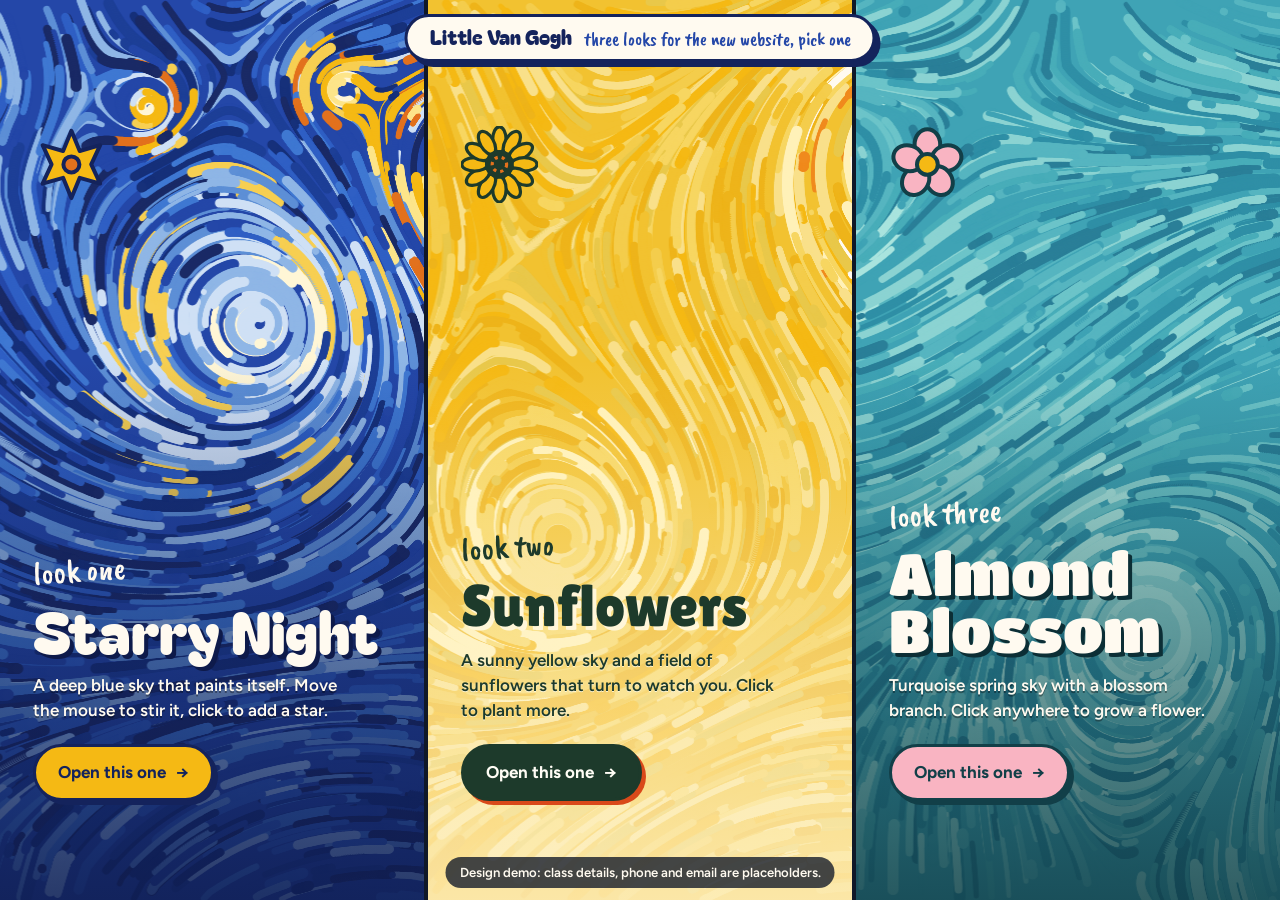
<file: index.html>
<!doctype html>
<html lang="en-AU">
<head>
<meta charset="utf-8">
<meta name="viewport" content="width=device-width, initial-scale=1">
<meta name="robots" content="noindex">
<title>Little Van Gogh Art School | Three website looks</title>
<link rel="preconnect" href="https://fonts.googleapis.com">
<link rel="preconnect" href="https://fonts.gstatic.com" crossorigin>
<link href="https://fonts.googleapis.com/css2?family=Bagel+Fat+One&family=Lilita+One&family=Titan+One&family=Caveat+Brush&family=Figtree:wght@600;700&display=swap" rel="stylesheet">
<style>
  * { box-sizing: border-box; }
  html, body { height: 100%; }
  body { margin: 0; background: #14235c; color: #fffaf0; font: 600 17px/1.45 "Figtree", system-ui, sans-serif; overflow: hidden; -webkit-font-smoothing: antialiased; }

  .bars { display: flex; height: 100svh; }
  .bar {
    --ink: #14235c; --text: #fffaf0; --edge: #0e1a4a; --pop: #f5b914;
    position: relative; flex: 1 1 0; min-width: 0; overflow: hidden; isolation: isolate;
    display: flex; flex-direction: column; justify-content: flex-end;
    padding: 0 clamp(18px, 2.6vw, 44px) clamp(70px, 11vh, 120px);
    color: var(--text); text-decoration: none;
    background: var(--ink);
    transition: flex-grow .55s cubic-bezier(.3, 1.2, .4, 1);
    animation: up .8s cubic-bezier(.2, .9, .3, 1.1) both; animation-delay: calc(var(--n) * 110ms);
  }
  .bar + .bar { border-left: 4px solid #101828; }
  @keyframes up { from { transform: translateY(100%); } }
  .bar canvas { position: absolute; z-index: -2; left: 50%; top: 50%; translate: -50% -50%; width: 62vw; height: 100svh; }
  .bar::after { content: ""; position: absolute; inset: 0; z-index: -1; background: var(--shade); transition: opacity .4s; }

  .num { font: 2rem/1 "Caveat Brush", cursive; rotate: -4deg; align-self: flex-start; margin-bottom: 14px; position: relative; z-index: 1; transition: translate .45s cubic-bezier(.3, 1.4, .4, 1); }
  .bar h2 { margin: 0; font-weight: 400; font-size: clamp(2.2rem, 4.6vw, 4.6rem); line-height: .98; text-shadow: 4px 4px 0 var(--edge); transition: translate .45s cubic-bezier(.3, 1.4, .4, 1); }
  .bar p { margin: 14px 0 0; max-width: 30ch; text-shadow: var(--soft, 0 2px 0 rgba(0, 0, 0, .35)); }
  .open {
    align-self: flex-start; margin-top: 22px; padding: 13px 22px; border-radius: 999px;
    font-weight: 700; color: var(--ink); background: var(--pop); border: 3px solid var(--ink); box-shadow: 4px 4px 0 var(--ink);
    transition: transform .2s, box-shadow .2s;
  }
  .open b { display: inline-block; margin-left: 6px; transition: translate .25s; }
  .icon { position: absolute; top: clamp(86px, 14vh, 130px); left: clamp(18px, 2.6vw, 44px); width: clamp(54px, 6vw, 86px); transition: rotate .7s cubic-bezier(.3, 1.6, .5, 1), scale .4s; }

  .bar:hover, .bar:focus-visible { flex-grow: 1.7; outline: none; }
  .bar:hover h2, .bar:focus-visible h2, .bar:hover .num, .bar:focus-visible .num { translate: 0 -6px; }
  .bar:hover .open, .bar:focus-visible .open { transform: translate(-2px, -2px) rotate(-2deg); box-shadow: 7px 7px 0 var(--ink); }
  .bar:hover .open b, .bar:focus-visible .open b { translate: 6px 0; }
  .bar:hover .icon, .bar:focus-visible .icon { rotate: 144deg; scale: 1.12; }
  .bars:hover .bar:not(:hover)::after { opacity: 1.6; }
  .bars:hover .bar:not(:hover) { filter: saturate(.75); }

  .starry { --shade: linear-gradient(0deg, rgba(14, 26, 74, .8), rgba(14, 26, 74, 0) 60%); }
  .starry h2 { font-family: "Bagel Fat One", sans-serif; }
  .sun { --ink: #1d3a2b; --text: #1d3a2b; --edge: #fff6d9; --pop: #1d3a2b; --soft: 0 1px 0 rgba(255, 246, 217, .9); --shade: linear-gradient(0deg, rgba(255, 246, 217, .7), rgba(255, 246, 217, 0) 60%); }
  .sun h2 { font-family: "Lilita One", sans-serif; }
  .sun .open { color: #fffdf5; box-shadow: 4px 4px 0 #d9491a; }
  .sun:hover .open, .sun:focus-visible .open { box-shadow: 7px 7px 0 #d9491a; }
  .almond { --ink: #123f48; --edge: #0c2e35; --pop: #f9b4c2; --shade: linear-gradient(0deg, rgba(10, 44, 52, .7), rgba(10, 44, 52, 0) 60%); }
  .almond h2 { font-family: "Titan One", sans-serif; }

  .top {
    position: fixed; z-index: 5; top: 14px; left: 50%; translate: -50% 0; white-space: nowrap;
    display: flex; align-items: baseline; gap: 12px; padding: 10px 22px;
    background: #fffaf0; color: #14235c; border: 3px solid #14235c; border-radius: 999px; box-shadow: 5px 5px 0 #14235c;
  }
  .top strong { font: 400 1.25rem/1 "Bagel Fat One", sans-serif; }
  .top span { font: 1.2rem/1 "Caveat Brush", cursive; color: #2447a8; }
  .note { position: fixed; z-index: 5; bottom: 12px; left: 50%; translate: -50% 0; margin: 0; padding: 6px 14px; border-radius: 999px; background: rgba(16, 24, 40, .78); font-size: .82rem; white-space: nowrap; }

  @media (max-width: 820px) {
    .bars { flex-direction: column; }
    .bar { padding: 0 20px 22px; }
    .bar + .bar { border-left: 0; border-top: 4px solid #101828; }
    .bar canvas { width: 100vw; height: 62svh; }
    .bar p { display: none; }
    .num { font-size: 1.5rem; margin-bottom: 6px; }
    .bars:hover .bar:not(:hover) { filter: none; }
    .open { margin-top: 12px; padding: 9px 16px; }
    .icon { top: auto; bottom: 26px; left: auto; right: 20px; width: 56px; }
    .bar:last-child .icon { bottom: 50px; }
    .bar:first-child { padding-top: 70px; }
    .bar:last-child { padding-bottom: 46px; }
    .top span { display: none; }
    .note { font-size: .72rem; }
    @keyframes up { from { transform: translateX(-100%); } }
  }
  @media (prefers-reduced-motion: reduce) { *, *::after { animation: none !important; transition: none !important; } }
</style>
</head>
<body>

<header class="top"><strong>Little Van Gogh</strong><span>three looks for the new website, pick one</span></header>

<main class="bars">
  <a class="bar starry" href="starry-night/" style="--n:0">
    <canvas data-theme="hero" aria-hidden="true"></canvas>
    <svg class="icon" viewBox="0 0 48 48" aria-hidden="true"><path d="M24 3l5.2 12.6L42 12l-5.6 12L42 36l-12.8-3.6L24 45l-5.2-12.6L6 36l5.6-12L6 12l12.8 3.6z" fill="#f5b914" stroke="#14235c" stroke-width="2.5" stroke-linejoin="round"/><circle cx="24" cy="24" r="5" fill="#e2711d" stroke="#14235c" stroke-width="2.5"/></svg>
    <span class="num">look one</span>
    <h2>Starry Night</h2>
    <p>A deep blue sky that paints itself. Move the mouse to stir it, click to add a star.</p>
    <span class="open">Open this one <b>→</b></span>
  </a>

  <a class="bar sun" href="yellow-house/" style="--n:1">
    <canvas data-theme="field" aria-hidden="true"></canvas>
    <svg class="icon" viewBox="0 0 48 48" aria-hidden="true">
      <g fill="#f5b914" stroke="#1d3a2b" stroke-width="2" id="sunPetals"></g>
      <circle cx="24" cy="24" r="9" fill="#1d3a2b"/><circle cx="24" cy="24" r="4.5" fill="none" stroke="#e2711d" stroke-width="2" stroke-dasharray="2 2.5"/>
    </svg>
    <span class="num">look two</span>
    <h2>Sunflowers</h2>
    <p>A sunny yellow sky and a field of sunflowers that turn to watch you. Click to plant more.</p>
    <span class="open">Open this one <b>→</b></span>
  </a>

  <a class="bar almond" href="almond-blossom/" style="--n:2">
    <canvas data-theme="almond" aria-hidden="true"></canvas>
    <svg class="icon" viewBox="0 0 48 48" aria-hidden="true">
      <g fill="#f9b4c2" stroke="#123f48" stroke-width="2.5" id="almondPetals"></g>
      <circle cx="24" cy="24" r="6.5" fill="#f5b914" stroke="#123f48" stroke-width="2.5"/>
    </svg>
    <span class="num">look three</span>
    <h2>Almond Blossom</h2>
    <p>Turquoise spring sky with a blossom branch. Click anywhere to grow a flower.</p>
    <span class="open">Open this one <b>→</b></span>
  </a>
</main>

<p class="note">Design demo: class details, phone and email are placeholders.</p>

<script src="shared/paint.js"></script>
<script>
  const petals = (n, attrs) => Array.from({ length: n }, (_, i) => `<ellipse ${attrs} transform="rotate(${i * 360 / n} 24 24)"/>`).join('');
  document.getElementById('sunPetals').innerHTML = petals(12, 'cx="24" cy="8.5" rx="4.2" ry="8"');
  document.getElementById('almondPetals').innerHTML = petals(5, 'cx="24" cy="11.5" rx="8" ry="9.5"');

  // ?shot skips the intro animation (used for screenshots)
  if (location.search.includes('shot')) document.head.insertAdjacentHTML('beforeend', '<style>* { animation-delay: -30s !important; }</style>');

  // each bar is a live painting in that template's colours
  document.querySelectorAll('.bar canvas').forEach(c => {
    const cfg = structuredClone(THEMES[c.dataset.theme]);
    cfg.density = 0.8;
    new Painting(c, cfg).live(0.4, 110);
  });
</script>
</body>
</html>
</file>
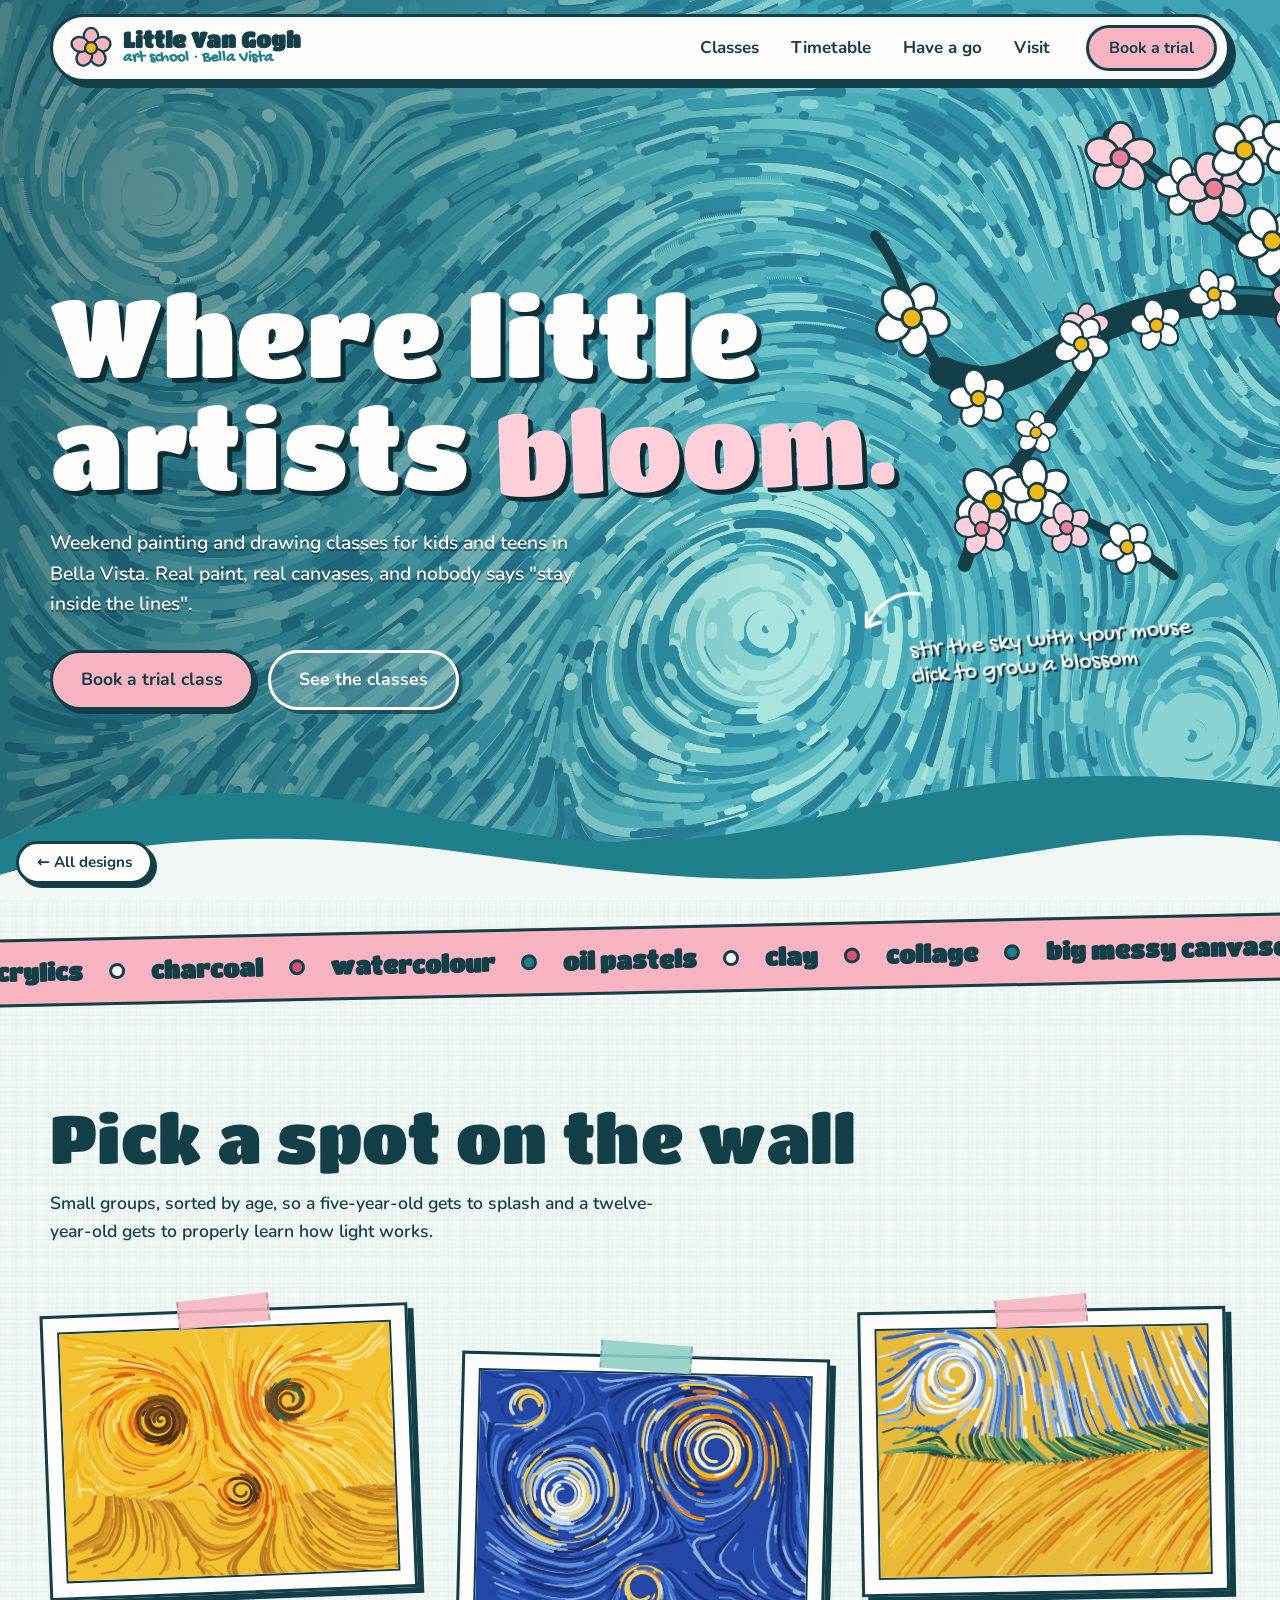
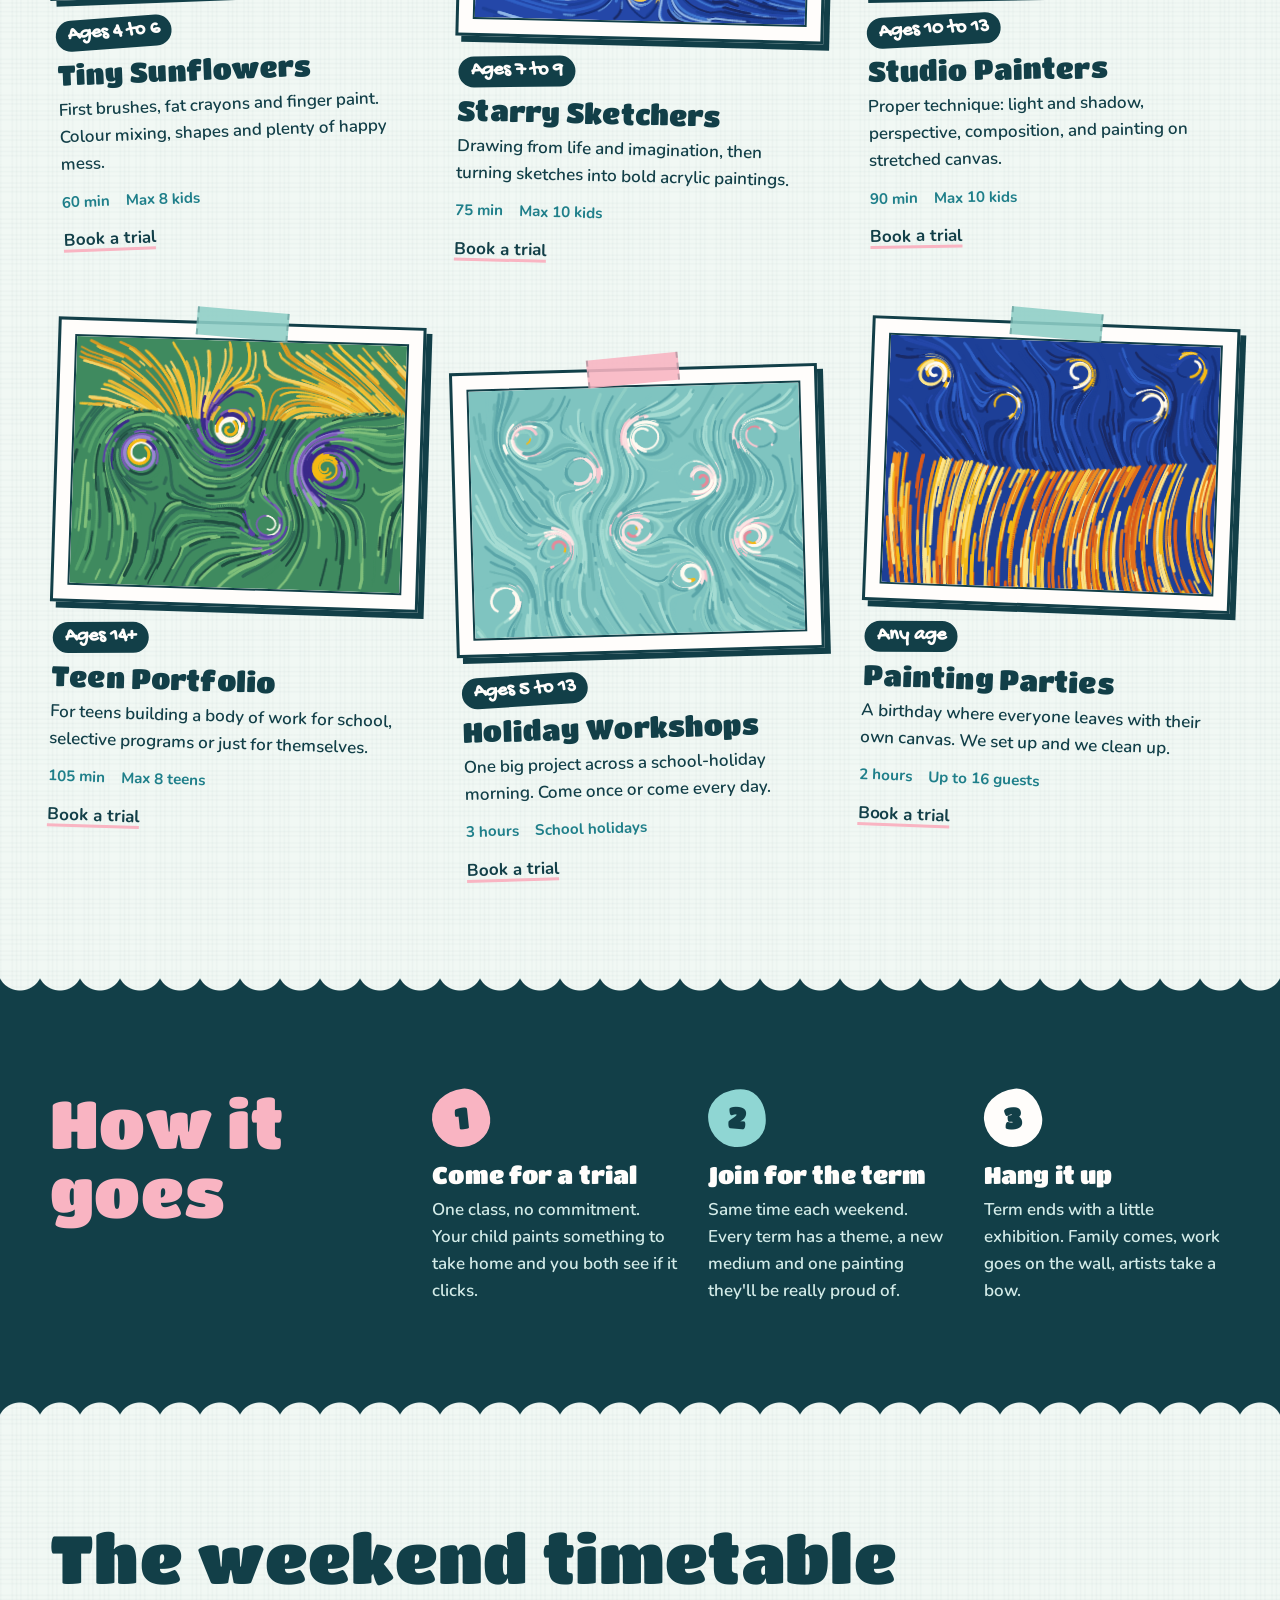
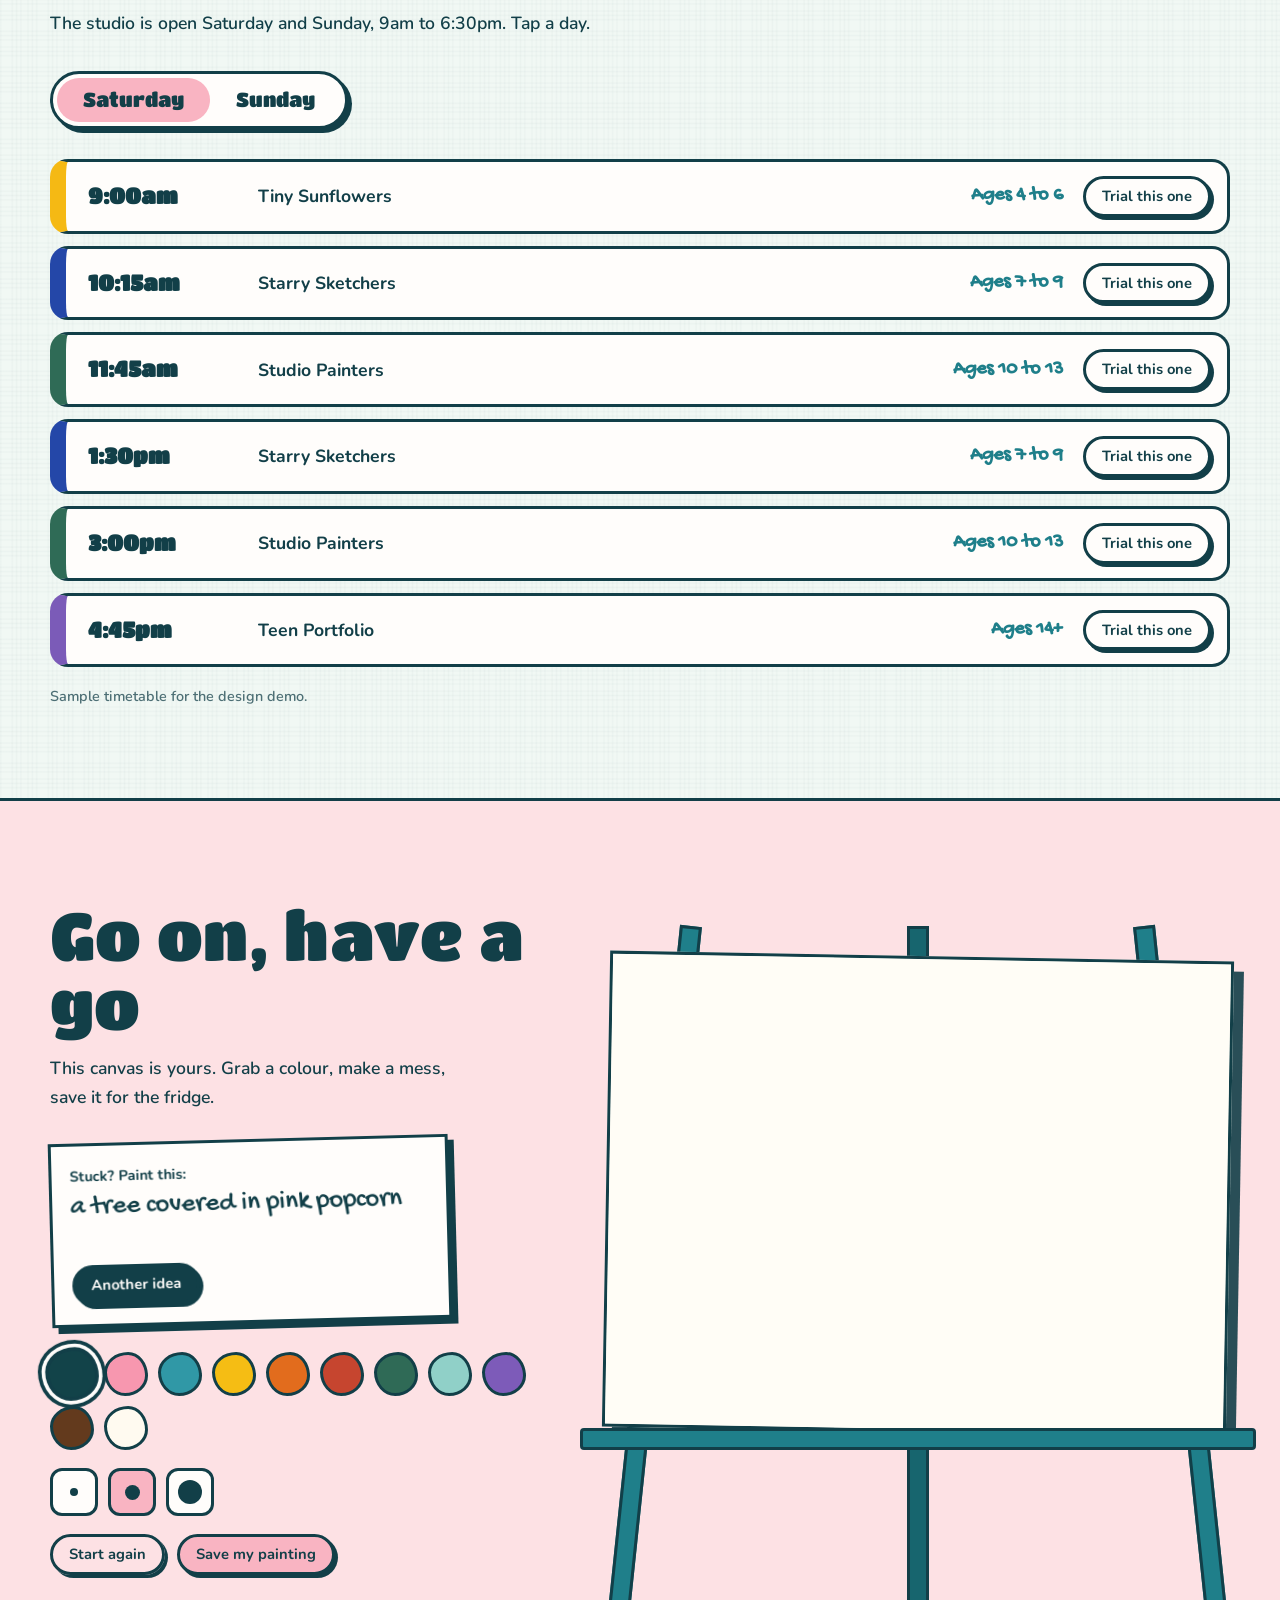
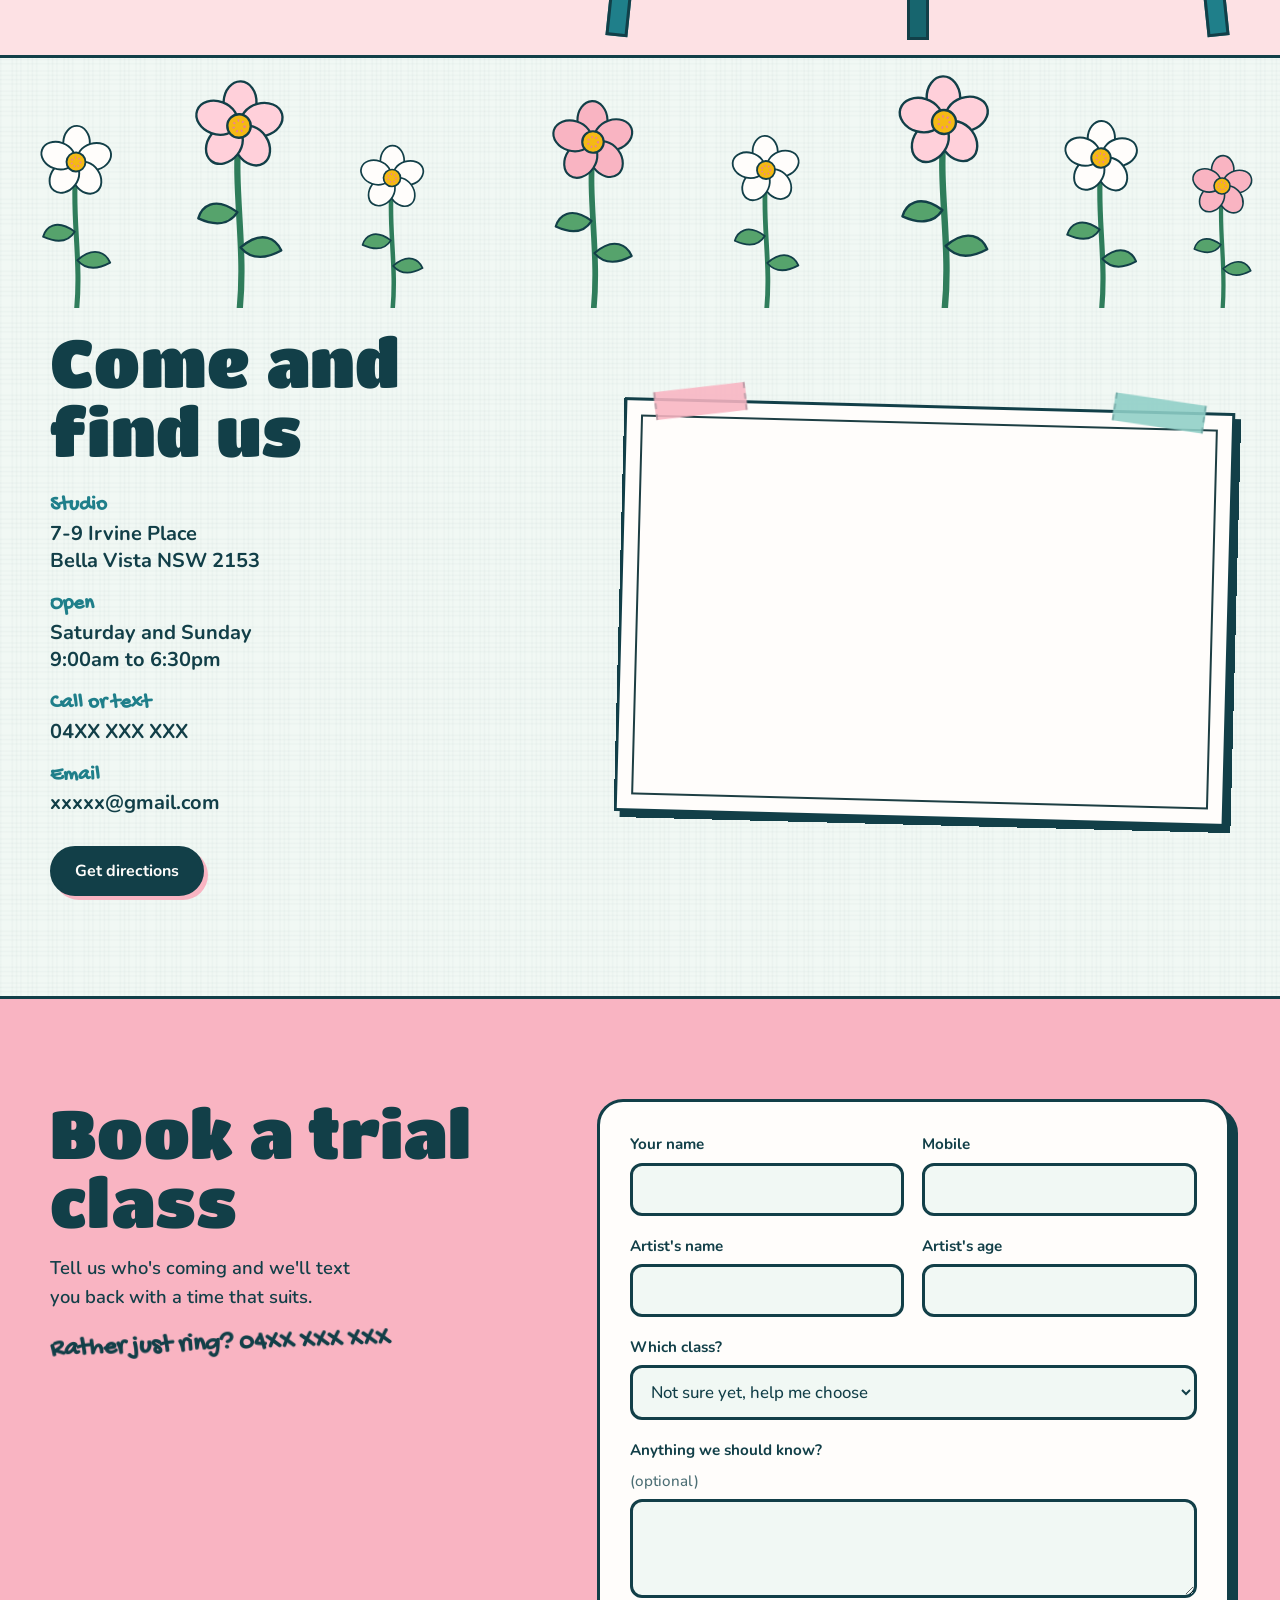
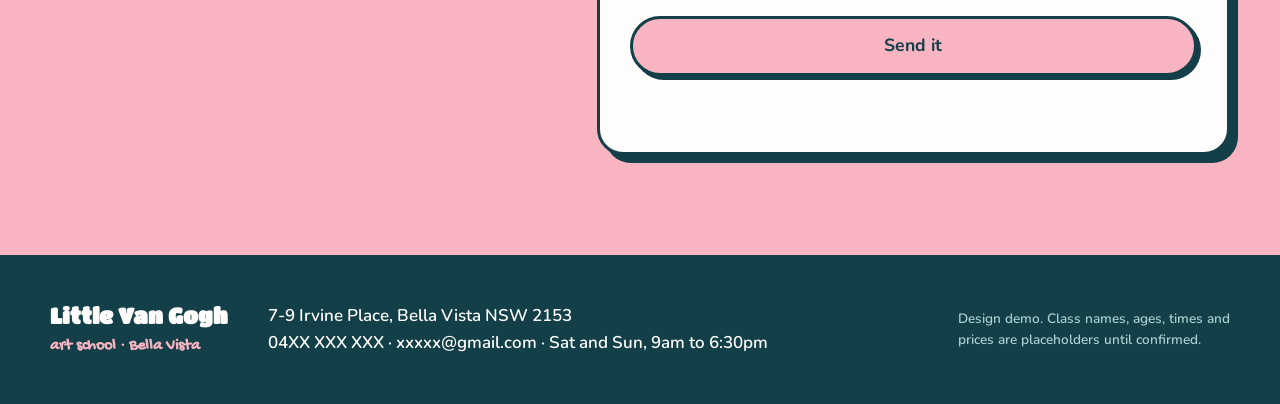
<file: almond-blossom/index.html>
<!doctype html>
<html lang="en-AU">
<head>
<meta charset="utf-8">
<meta name="viewport" content="width=device-width, initial-scale=1">
<title>Little Van Gogh Art School | Kids' art classes in Bella Vista</title>
<meta name="description" content="Weekend art classes for kids and teens at 7-9 Irvine Place, Bella Vista. Painting, drawing and a lot of happy mess.">
<link rel="preconnect" href="https://fonts.googleapis.com">
<link rel="preconnect" href="https://fonts.gstatic.com" crossorigin>
<link href="https://fonts.googleapis.com/css2?family=Titan+One&family=Gochi+Hand&family=Nunito:wght@500;600;700;800&display=swap" rel="stylesheet">
<link rel="stylesheet" href="styles.css?v=3">
</head>
<body>

<header class="nav">
  <a class="brand" href="#top" aria-label="Little Van Gogh Art School, home">
    <svg class="brand-star" viewBox="0 0 48 48" aria-hidden="true">
      <g fill="#f9b4c2" stroke="#123f48" stroke-width="2.5">
        <ellipse cx="24" cy="11.5" rx="8" ry="9.5"/>
        <ellipse cx="24" cy="11.5" rx="8" ry="9.5" transform="rotate(72 24 24)"/>
        <ellipse cx="24" cy="11.5" rx="8" ry="9.5" transform="rotate(144 24 24)"/>
        <ellipse cx="24" cy="11.5" rx="8" ry="9.5" transform="rotate(216 24 24)"/>
        <ellipse cx="24" cy="11.5" rx="8" ry="9.5" transform="rotate(288 24 24)"/>
      </g>
      <circle cx="24" cy="24" r="6.5" fill="#f5b914" stroke="#123f48" stroke-width="2.5"/>
    </svg>
    <span class="brand-text">
      <span class="brand-name">Little Van Gogh</span>
      <span class="brand-sub">art school · Bella Vista</span>
    </span>
  </a>
  <nav class="nav-links" aria-label="Main">
    <a href="#classes">Classes</a>
    <a href="#timetable">Timetable</a>
    <a href="#easel">Have a go</a>
    <a href="#visit">Visit</a>
  </nav>
  <a class="btn btn-yellow nav-cta" href="#book">Book a trial</a>
</header>

<main id="top">

  <!-- HERO: a painted spring sky with a blossom branch -->
  <section class="hero">
    <canvas id="sky" aria-hidden="true"></canvas>
    <div class="hero-shade" aria-hidden="true"></div>
    <svg class="hero-tree" id="tree" viewBox="0 0 1440 860" preserveAspectRatio="xMidYMid slice" aria-hidden="true">
      <g transform="translate(130 0)">
      <g fill="none" stroke="#123f48" stroke-linecap="round" stroke-linejoin="round" id="branches">
        <path stroke-width="28" d="M1480 320 C1330 350 1240 270 1110 290 S960 390 880 355"/>
        <path stroke-width="16" d="M1215 285 C1170 215 1100 190 1040 130"/>
        <path stroke-width="13" d="M1040 310 C1000 390 930 450 900 540"/>
        <path stroke-width="10" d="M1100 185 C1160 170 1200 140 1250 120"/>
        <path stroke-width="10" d="M880 355 C850 320 850 270 815 225"/>
        <path stroke-width="9" d="M935 460 C990 490 1040 500 1100 550"/>
        <path stroke-width="8" d="M1330 340 C1350 410 1330 460 1370 520"/>
      </g>
      <g fill="none" stroke="#2f8fa6" stroke-linecap="round" stroke-width="5" opacity=".7">
        <path d="M1430 316 C1330 338 1245 262 1115 282"/><path d="M1205 270 C1165 215 1105 190 1060 150"/>
      </g>
      <g id="blooms"></g>
      </g>
    </svg>

    <div class="hero-copy">
      <h1>Where little artists <span class="swash">bloom.</span></h1>
      <p class="hero-lede">Weekend painting and drawing classes for kids and teens in Bella Vista. Real paint, real canvases, and nobody says "stay inside the lines".</p>
      <div class="hero-actions">
        <a class="btn btn-yellow btn-big" href="#book">Book a trial class</a>
        <a class="btn btn-ghost btn-big" href="#classes">See the classes</a>
      </div>
    </div>

    <p class="hero-hint" aria-hidden="true">
      <svg viewBox="0 0 60 40"><path d="M56 6C40 2 20 8 8 30m0 0 1-12m-1 12 12-3" fill="none" stroke="currentColor" stroke-width="3" stroke-linecap="round" stroke-linejoin="round"/></svg>
      stir the sky with your mouse<br>click to grow a blossom
    </p>

    <svg class="hero-hill" viewBox="0 0 1440 220" preserveAspectRatio="none" aria-hidden="true">
      <path class="hill-back" d="M0 150c120-50 260-70 420-40s250 60 420 30 300-90 600-50v130H0z"/>
      <path class="hill-front" d="M0 190c160-46 330-52 520-26s330 44 520 18 250-50 400-30v68H0z"/>
    </svg>
  </section>

  <!-- brush-word ribbon -->
  <div class="ribbon" aria-hidden="true">
    <div class="ribbon-track" id="ribbon">
      <span>acrylics</span><i></i><span>charcoal</span><i></i><span>watercolour</span><i></i><span>oil pastels</span><i></i><span>clay</span><i></i><span>collage</span><i></i><span>big messy canvases</span><i></i><span>sketchbooks</span><i></i>
    </div>
  </div>

  <!-- CLASSES: the gallery wall -->
  <section class="classes" id="classes">
    <div class="wrap">
      <h2 class="reveal">Pick a spot on the wall</h2>
      <p class="section-lede reveal">Small groups, sorted by age, so a five-year-old gets to splash and a twelve-year-old gets to properly learn how light works.</p>

      <div class="wall" id="wall"><!-- cards built from CLASSES in ../shared/content.js --></div>
    </div>
  </section>

  <!-- HOW IT WORKS -->
  <section class="steps">
    <div class="wrap steps-grid">
      <h2 class="reveal">How it goes</h2>
      <ol class="step-list">
        <li class="reveal">
          <span class="step-num">1</span>
          <h3>Come for a trial</h3>
          <p>One class, no commitment. Your child paints something to take home and you both see if it clicks.</p>
        </li>
        <li class="reveal">
          <span class="step-num">2</span>
          <h3>Join for the term</h3>
          <p>Same time each weekend. Every term has a theme, a new medium and one painting they'll be really proud of.</p>
        </li>
        <li class="reveal">
          <span class="step-num">3</span>
          <h3>Hang it up</h3>
          <p>Term ends with a little exhibition. Family comes, work goes on the wall, artists take a bow.</p>
        </li>
      </ol>
    </div>
  </section>

  <!-- TIMETABLE -->
  <section class="timetable" id="timetable">
    <div class="wrap">
      <h2 class="reveal">The weekend timetable</h2>
      <p class="section-lede reveal">The studio is open Saturday and Sunday, 9am to 6:30pm. Tap a day.</p>

      <div class="tt-tabs reveal" role="tablist">
        <button class="tt-tab is-on" role="tab" aria-selected="true" data-day="sat">Saturday</button>
        <button class="tt-tab" role="tab" aria-selected="false" data-day="sun">Sunday</button>
      </div>
      <ul class="tt-list reveal" id="ttList"><!-- built from TIMETABLE in ../shared/content.js --></ul>
      <p class="tt-note">Sample timetable for the design demo.</p>
    </div>
  </section>

  <!-- EASEL: paint right here -->
  <section class="easel" id="easel">
    <div class="wrap easel-grid">
      <div class="easel-copy">
        <h2 class="reveal">Go on, have a go</h2>
        <p class="reveal">This canvas is yours. Grab a colour, make a mess, save it for the fridge.</p>

        <div class="prompt reveal">
          <span class="prompt-label">Stuck? Paint this:</span>
          <p id="promptText">a tree covered in pink popcorn</p>
          <button class="btn btn-small btn-navy" id="promptBtn" type="button">Another idea</button>
        </div>

        <div class="tools reveal">
          <div class="pots" id="pots" role="radiogroup" aria-label="Paint colour"></div>
          <div class="sizes" role="radiogroup" aria-label="Brush size">
            <button type="button" class="size" data-size="5" aria-label="Small brush"><b style="--s:8px"></b></button>
            <button type="button" class="size is-on" data-size="10" aria-label="Medium brush"><b style="--s:15px"></b></button>
            <button type="button" class="size" data-size="18" aria-label="Large brush"><b style="--s:24px"></b></button>
          </div>
          <div class="tool-actions">
            <button class="btn btn-small btn-ghost-dark" id="clearBtn" type="button">Start again</button>
            <button class="btn btn-small btn-yellow" id="saveBtn" type="button">Save my painting</button>
          </div>
        </div>
      </div>

      <div class="easel-stand reveal">
        <div class="canvas-frame">
          <canvas id="pad" width="1000" height="760" aria-label="Painting canvas"></canvas>
        </div>
        <div class="easel-ledge"></div>
        <div class="easel-legs"><i></i><i></i><i></i></div>
      </div>
    </div>
  </section>

  <!-- VISIT -->
  <section class="visit" id="visit">
    <div class="garden" id="garden" aria-hidden="true"></div>
    <div class="wrap visit-grid">
      <div class="visit-copy">
        <h2 class="reveal">Come and find us</h2>
        <dl class="facts reveal">
          <div><dt>Studio</dt><dd>7-9 Irvine Place<br>Bella Vista NSW 2153</dd></div>
          <div><dt>Open</dt><dd>Saturday and Sunday<br>9:00am to 6:30pm</dd></div>
          <div><dt>Call or text</dt><dd data-c="phone"></dd></div>
          <div><dt>Email</dt><dd data-c="email"></dd></div>
        </dl>
        <a class="btn btn-navy reveal" target="_blank" rel="noopener" href="https://www.google.com/maps/search/?api=1&query=7-9+Irvine+Pl+Bella+Vista+NSW+2153">Get directions</a>
      </div>
      <div class="map-frame reveal">
        <iframe title="Map showing Little Van Gogh Art School in Bella Vista" loading="lazy"
          src="https://www.openstreetmap.org/export/embed.html?bbox=150.9405%2C-33.7445%2C150.9545%2C-33.7351&amp;layer=mapnik&amp;marker=-33.739797%2C150.947512"></iframe>
        <span class="tape tape-a"></span><span class="tape tape-b"></span>
      </div>
    </div>
  </section>

  <!-- BOOK -->
  <section class="book" id="book">
    <div class="wrap book-grid">
      <div class="book-copy">
        <h2>Book a trial class</h2>
        <p>Tell us who's coming and we'll text you back with a time that suits.</p>
        <p class="book-or">Rather just ring? <span data-c="phone"></span></p>
      </div>
      <form class="book-form" id="bookForm" novalidate>
        <label>Your name<input name="parent" autocomplete="name" required></label>
        <label>Mobile<input name="phone" type="tel" autocomplete="tel" inputmode="tel" required></label>
        <label>Artist's name<input name="child" required></label>
        <label>Artist's age<input name="age" type="number" min="3" max="18" required></label>
        <label class="wide">Which class?
          <select name="klass" id="klassSelect"></select>
        </label>
        <label class="wide">Anything we should know? <span class="opt">(optional)</span>
          <textarea name="notes" rows="3"></textarea>
        </label>
        <button class="btn btn-yellow btn-big wide" type="submit">Send it</button>
        <p class="form-msg wide" id="formMsg" role="status"></p>
      </form>
    </div>
  </section>
</main>

<footer class="foot">
  <div class="wrap foot-grid">
    <div>
      <span class="brand-name">Little Van Gogh</span>
      <span class="brand-sub">art school · Bella Vista</span>
    </div>
    <p>7-9 Irvine Place, Bella Vista NSW 2153<br><span data-c="phone"></span> · <span data-c="email"></span> · Sat and Sun, 9am to 6:30pm</p>
    <p class="foot-demo">Design demo. Class names, ages, times and prices are placeholders until confirmed.</p>
  </div>
</footer>

<script src="../shared/content.js?v=3"></script>
<script src="../shared/paint.js?v=3"></script>
<script src="main.js?v=3"></script>
<script>fillMarquee(document.getElementById("ribbon")); fillContact();</script>
</body>
</html>
</file>
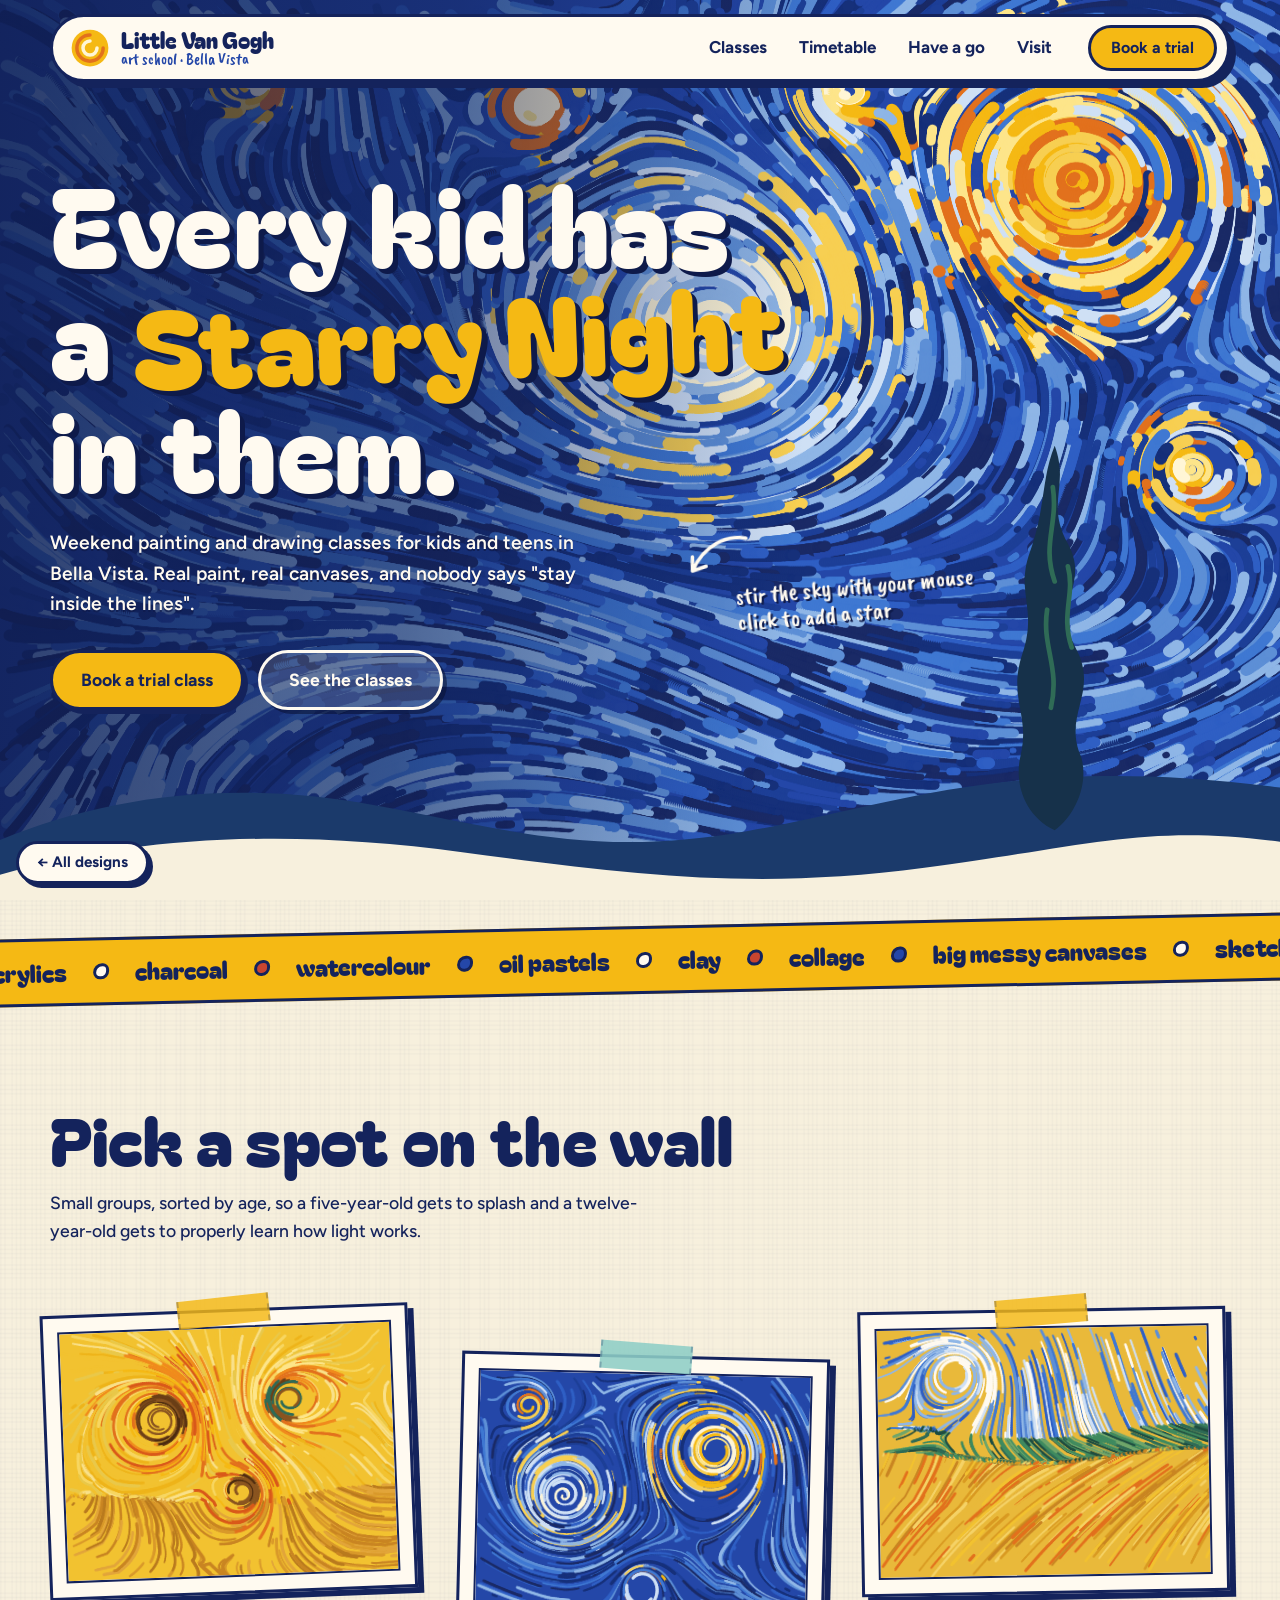
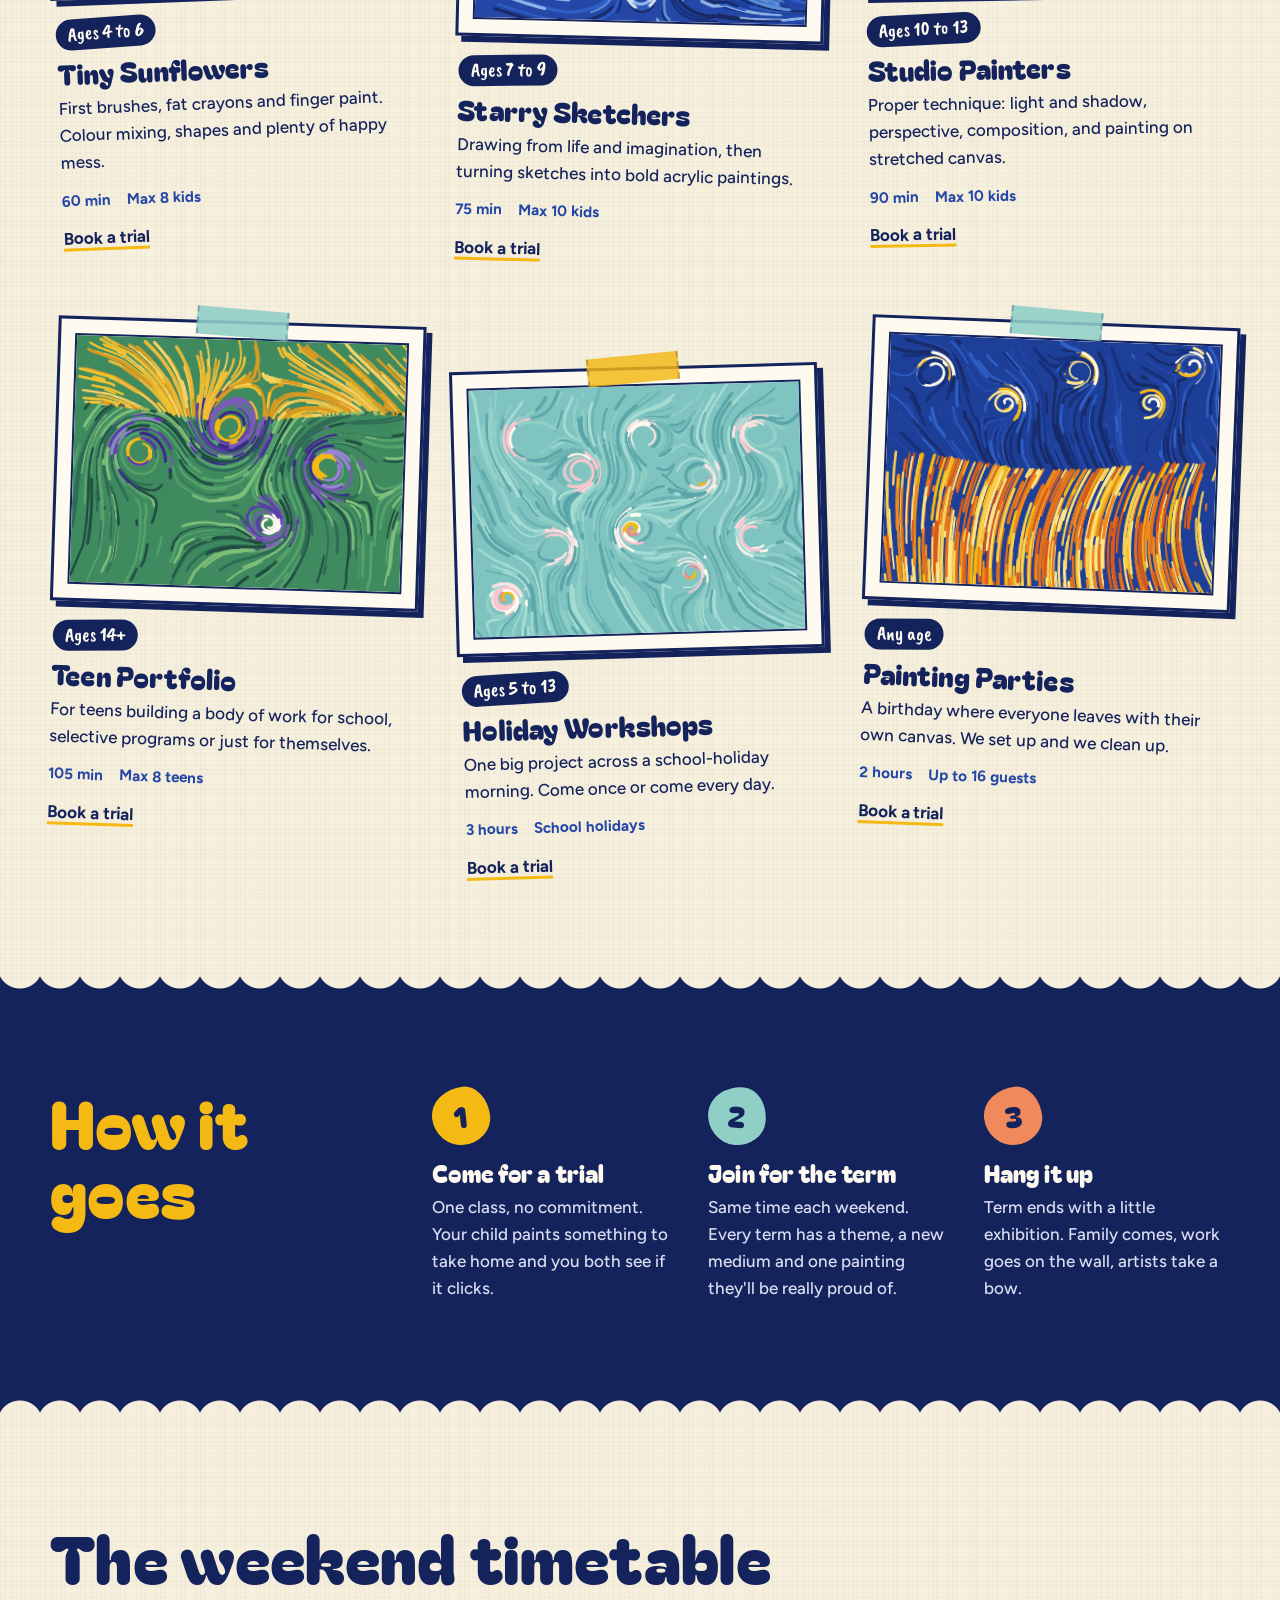
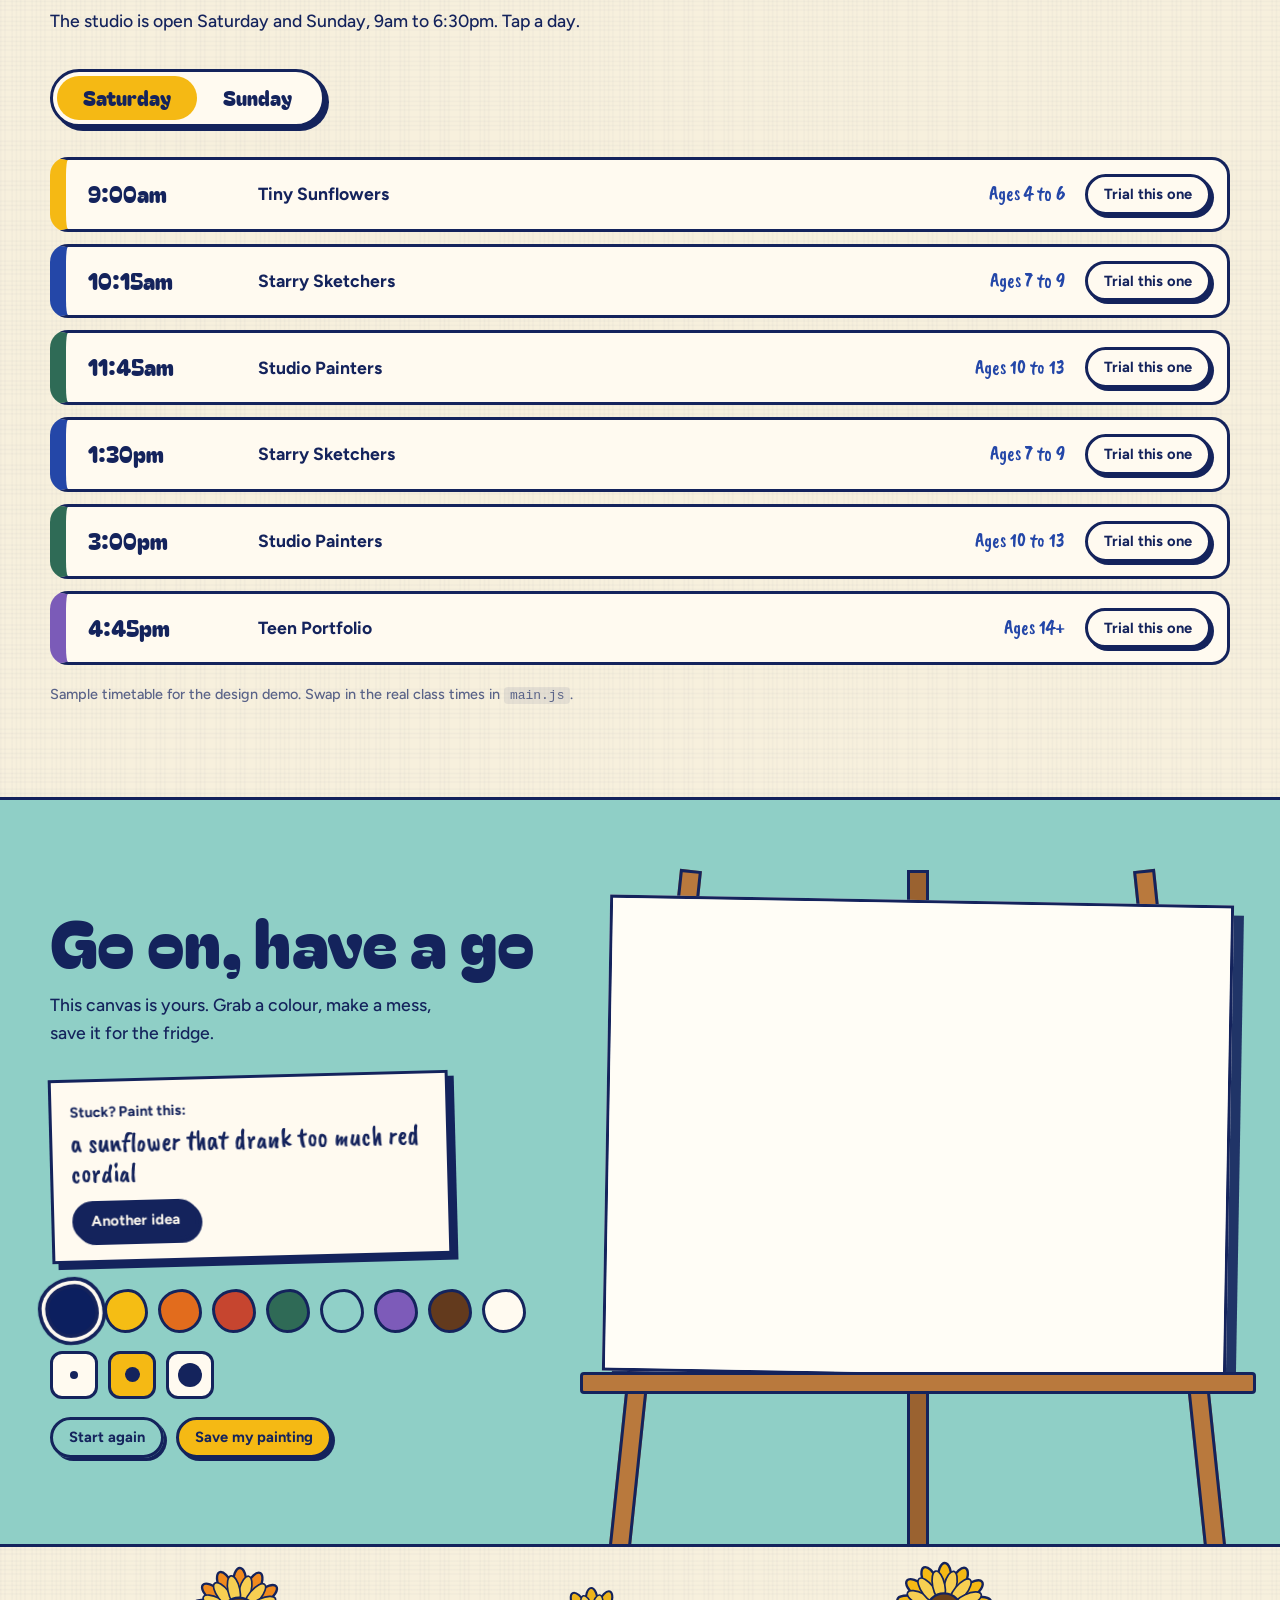
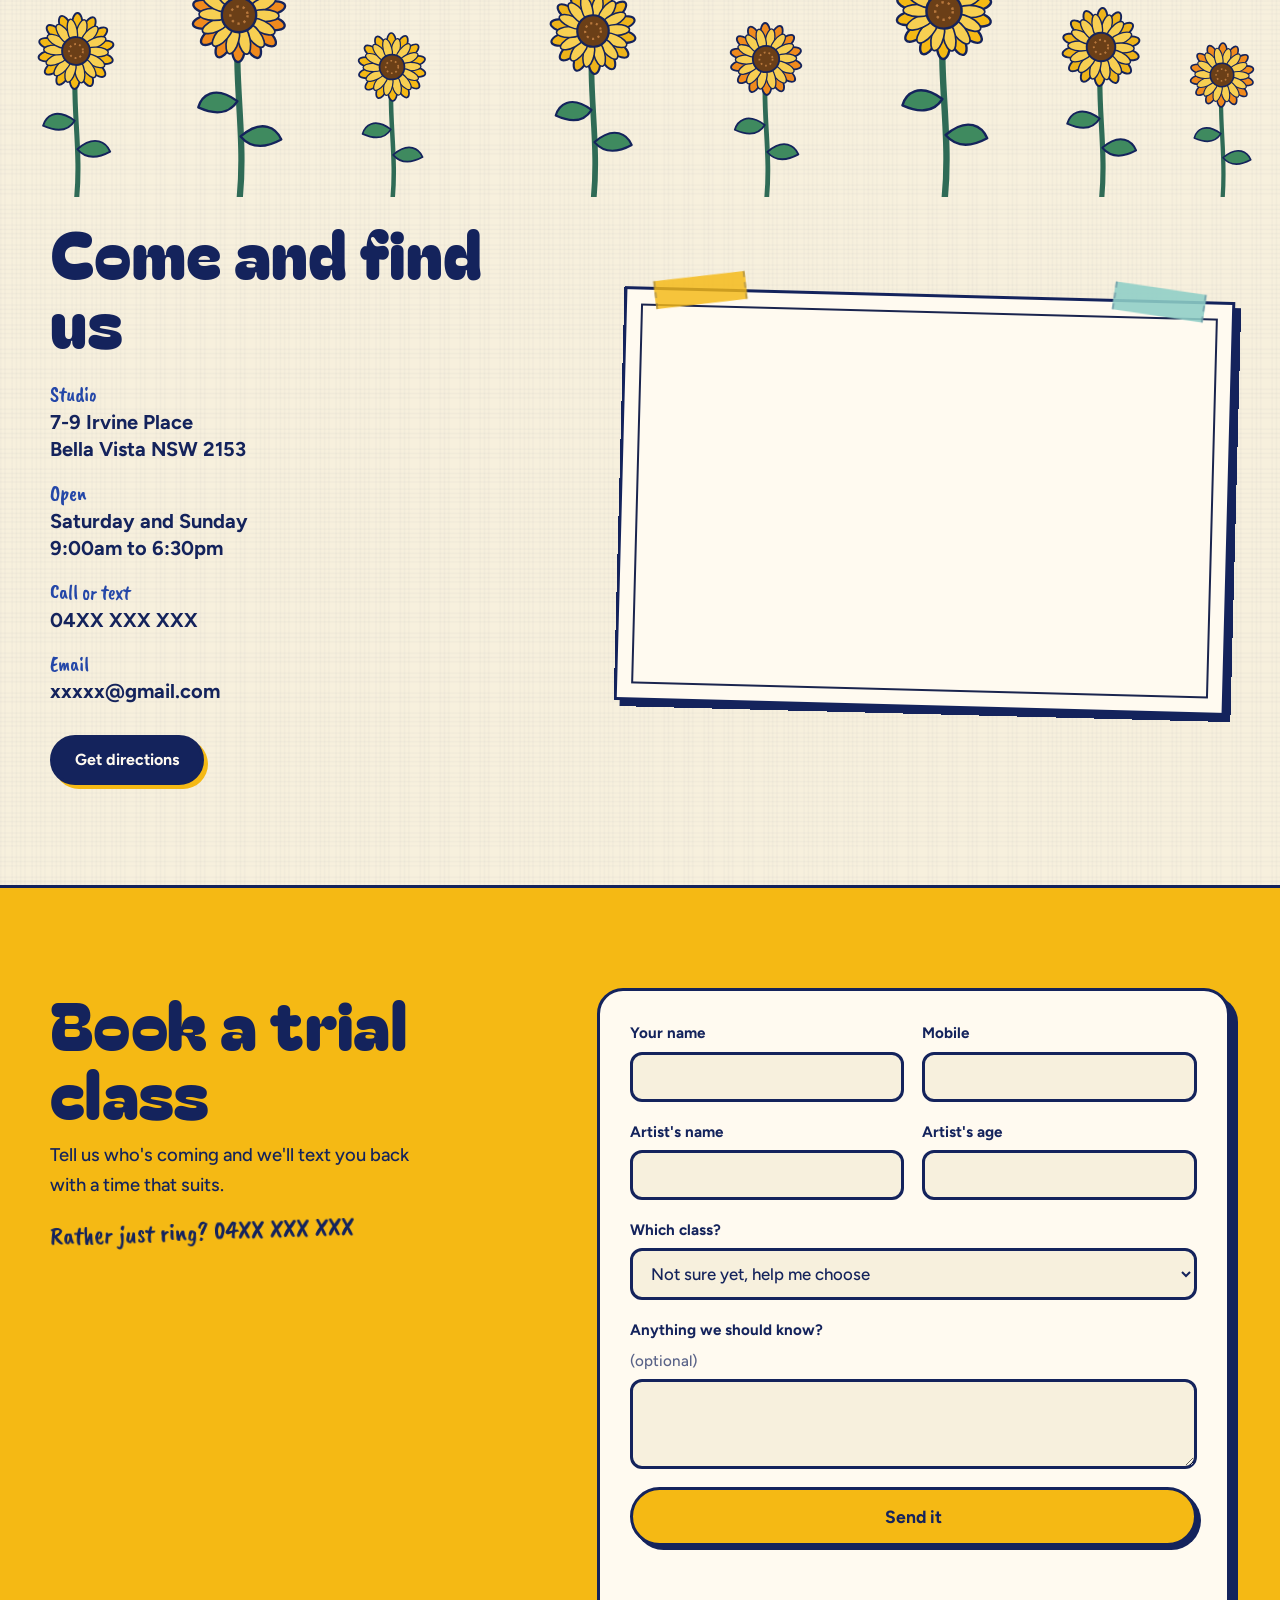
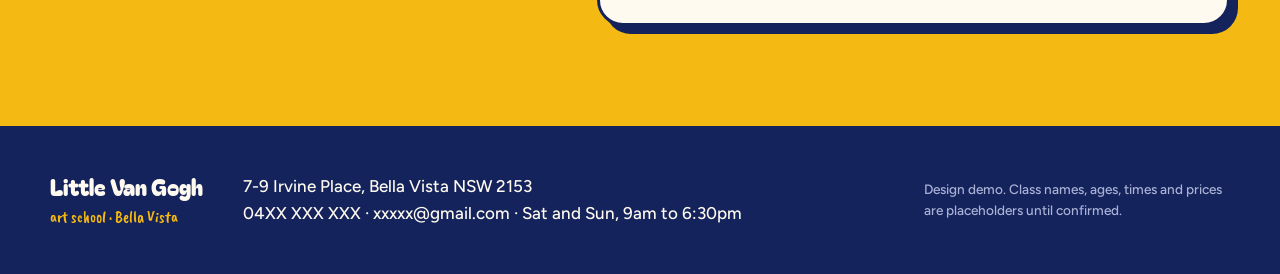
<file: starry-night/index.html>
<!doctype html>
<html lang="en-AU">
<head>
<meta charset="utf-8">
<meta name="viewport" content="width=device-width, initial-scale=1">
<title>Little Van Gogh Art School | Kids' art classes in Bella Vista</title>
<meta name="description" content="Weekend art classes for kids and teens at 7-9 Irvine Place, Bella Vista. Painting, drawing and a lot of happy mess.">
<link rel="preconnect" href="https://fonts.googleapis.com">
<link rel="preconnect" href="https://fonts.gstatic.com" crossorigin>
<link href="https://fonts.googleapis.com/css2?family=Bagel+Fat+One&family=Caveat+Brush&family=Figtree:wght@400;500;600;700&display=swap" rel="stylesheet">
<link rel="stylesheet" href="styles.css?v=3">
</head>
<body>

<header class="nav">
  <a class="brand" href="#top" aria-label="Little Van Gogh Art School, home">
    <svg class="brand-star" viewBox="0 0 48 48" aria-hidden="true">
      <circle cx="24" cy="24" r="21" fill="#f5b914"/>
      <path d="M24 9a15 15 0 1 0 15 15" fill="none" stroke="#e2711d" stroke-width="4" stroke-linecap="round"/>
      <path d="M24 16a8 8 0 1 0 8 8" fill="none" stroke="#fff6d6" stroke-width="4" stroke-linecap="round"/>
    </svg>
    <span class="brand-text">
      <span class="brand-name">Little Van Gogh</span>
      <span class="brand-sub">art school · Bella Vista</span>
    </span>
  </a>
  <nav class="nav-links" aria-label="Main">
    <a href="#classes">Classes</a>
    <a href="#timetable">Timetable</a>
    <a href="#easel">Have a go</a>
    <a href="#visit">Visit</a>
  </nav>
  <a class="btn btn-yellow nav-cta" href="#book">Book a trial</a>
</header>

<main id="top">

  <!-- HERO: a sky that keeps painting itself -->
  <section class="hero">
    <canvas id="sky" aria-hidden="true"></canvas>
    <div class="hero-shade" aria-hidden="true"></div>

    <div class="hero-copy">
      <h1>Every kid has a <span class="swash">Starry Night</span> in them.</h1>
      <p class="hero-lede">Weekend painting and drawing classes for kids and teens in Bella Vista. Real paint, real canvases, and nobody says "stay inside the lines".</p>
      <div class="hero-actions">
        <a class="btn btn-yellow btn-big" href="#book">Book a trial class</a>
        <a class="btn btn-ghost btn-big" href="#classes">See the classes</a>
      </div>
    </div>

    <p class="hero-hint" aria-hidden="true">
      <svg viewBox="0 0 60 40"><path d="M56 6C40 2 20 8 8 30m0 0 1-12m-1 12 12-3" fill="none" stroke="currentColor" stroke-width="3" stroke-linecap="round" stroke-linejoin="round"/></svg>
      stir the sky with your mouse<br>click to add a star
    </p>

    <svg class="hero-hill" viewBox="0 0 1440 220" preserveAspectRatio="none" aria-hidden="true">
      <path class="hill-back" d="M0 150c120-50 260-70 420-40s250 60 420 30 300-90 600-50v130H0z"/>
      <path class="hill-front" d="M0 190c160-46 330-52 520-26s330 44 520 18 250-50 400-30v68H0z"/>
    </svg>
    <svg class="hero-cypress" viewBox="0 0 120 420" aria-hidden="true">
      <path d="M58 6c16 44-10 60 14 104s-18 62 8 110-14 70 6 116c8 26-4 60-28 78-30-14-44-48-36-80 10-44-14-60 2-108s-8-64 8-108S44 40 58 6z" fill="#16314a"/>
      <path d="M56 50c6 40-12 60 2 100m-8 30c-6 40 14 60 4 104m18-150c8 30-8 50 4 86" fill="none" stroke="#2f6b56" stroke-width="5" stroke-linecap="round"/>
    </svg>
  </section>

  <!-- brush-word ribbon -->
  <div class="ribbon" aria-hidden="true">
    <div class="ribbon-track" id="ribbon">
      <span>acrylics</span><i></i><span>charcoal</span><i></i><span>watercolour</span><i></i><span>oil pastels</span><i></i><span>clay</span><i></i><span>collage</span><i></i><span>big messy canvases</span><i></i><span>sketchbooks</span><i></i>
    </div>
  </div>

  <!-- CLASSES: the gallery wall -->
  <section class="classes" id="classes">
    <div class="wrap">
      <h2 class="reveal">Pick a spot on the wall</h2>
      <p class="section-lede reveal">Small groups, sorted by age, so a five-year-old gets to splash and a twelve-year-old gets to properly learn how light works.</p>

      <div class="wall" id="wall"><!-- cards built from CLASSES in main.js --></div>
    </div>
  </section>

  <!-- HOW IT WORKS -->
  <section class="steps">
    <div class="wrap steps-grid">
      <h2 class="reveal">How it goes</h2>
      <ol class="step-list">
        <li class="reveal">
          <span class="step-num">1</span>
          <h3>Come for a trial</h3>
          <p>One class, no commitment. Your child paints something to take home and you both see if it clicks.</p>
        </li>
        <li class="reveal">
          <span class="step-num">2</span>
          <h3>Join for the term</h3>
          <p>Same time each weekend. Every term has a theme, a new medium and one painting they'll be really proud of.</p>
        </li>
        <li class="reveal">
          <span class="step-num">3</span>
          <h3>Hang it up</h3>
          <p>Term ends with a little exhibition. Family comes, work goes on the wall, artists take a bow.</p>
        </li>
      </ol>
    </div>
  </section>

  <!-- TIMETABLE -->
  <section class="timetable" id="timetable">
    <div class="wrap">
      <h2 class="reveal">The weekend timetable</h2>
      <p class="section-lede reveal">The studio is open Saturday and Sunday, 9am to 6:30pm. Tap a day.</p>

      <div class="tt-tabs reveal" role="tablist">
        <button class="tt-tab is-on" role="tab" aria-selected="true" data-day="sat">Saturday</button>
        <button class="tt-tab" role="tab" aria-selected="false" data-day="sun">Sunday</button>
      </div>
      <ul class="tt-list reveal" id="ttList"><!-- built from TIMETABLE in main.js --></ul>
      <p class="tt-note">Sample timetable for the design demo. Swap in the real class times in <code>main.js</code>.</p>
    </div>
  </section>

  <!-- EASEL: paint right here -->
  <section class="easel" id="easel">
    <div class="wrap easel-grid">
      <div class="easel-copy">
        <h2 class="reveal">Go on, have a go</h2>
        <p class="reveal">This canvas is yours. Grab a colour, make a mess, save it for the fridge.</p>

        <div class="prompt reveal">
          <span class="prompt-label">Stuck? Paint this:</span>
          <p id="promptText">a sunflower that drank too much red cordial</p>
          <button class="btn btn-small btn-navy" id="promptBtn" type="button">Another idea</button>
        </div>

        <div class="tools reveal">
          <div class="pots" id="pots" role="radiogroup" aria-label="Paint colour"></div>
          <div class="sizes" role="radiogroup" aria-label="Brush size">
            <button type="button" class="size" data-size="5" aria-label="Small brush"><b style="--s:8px"></b></button>
            <button type="button" class="size is-on" data-size="10" aria-label="Medium brush"><b style="--s:15px"></b></button>
            <button type="button" class="size" data-size="18" aria-label="Large brush"><b style="--s:24px"></b></button>
          </div>
          <div class="tool-actions">
            <button class="btn btn-small btn-ghost-dark" id="clearBtn" type="button">Start again</button>
            <button class="btn btn-small btn-yellow" id="saveBtn" type="button">Save my painting</button>
          </div>
        </div>
      </div>

      <div class="easel-stand reveal">
        <div class="canvas-frame">
          <canvas id="pad" width="1000" height="760" aria-label="Painting canvas"></canvas>
        </div>
        <div class="easel-ledge"></div>
        <div class="easel-legs"><i></i><i></i><i></i></div>
      </div>
    </div>
  </section>

  <!-- VISIT -->
  <section class="visit" id="visit">
    <div class="garden" id="garden" aria-hidden="true"></div>
    <div class="wrap visit-grid">
      <div class="visit-copy">
        <h2 class="reveal">Come and find us</h2>
        <dl class="facts reveal">
          <div><dt>Studio</dt><dd>7-9 Irvine Place<br>Bella Vista NSW 2153</dd></div>
          <div><dt>Open</dt><dd>Saturday and Sunday<br>9:00am to 6:30pm</dd></div>
          <div><dt>Call or text</dt><dd data-c="phone"></dd></div>
          <div><dt>Email</dt><dd data-c="email"></dd></div>
        </dl>
        <a class="btn btn-navy reveal" target="_blank" rel="noopener" href="https://www.google.com/maps/search/?api=1&query=Little+van+Gogh+Art+Centre+7-9+Irvine+Pl+Bella+Vista+NSW+2153">Get directions</a>
      </div>
      <div class="map-frame reveal">
        <iframe title="Map showing Little Van Gogh Art School in Bella Vista" loading="lazy"
          src="https://www.openstreetmap.org/export/embed.html?bbox=150.9405%2C-33.7445%2C150.9545%2C-33.7351&amp;layer=mapnik&amp;marker=-33.739797%2C150.947512"></iframe>
        <span class="tape tape-a"></span><span class="tape tape-b"></span>
      </div>
    </div>
  </section>

  <!-- BOOK -->
  <section class="book" id="book">
    <div class="wrap book-grid">
      <div class="book-copy">
        <h2>Book a trial class</h2>
        <p>Tell us who's coming and we'll text you back with a time that suits.</p>
        <p class="book-or">Rather just ring? <span data-c="phone"></span></p>
      </div>
      <form class="book-form" id="bookForm" novalidate>
        <label>Your name<input name="parent" autocomplete="name" required></label>
        <label>Mobile<input name="phone" type="tel" autocomplete="tel" inputmode="tel" required></label>
        <label>Artist's name<input name="child" required></label>
        <label>Artist's age<input name="age" type="number" min="3" max="18" required></label>
        <label class="wide">Which class?
          <select name="klass" id="klassSelect"></select>
        </label>
        <label class="wide">Anything we should know? <span class="opt">(optional)</span>
          <textarea name="notes" rows="3"></textarea>
        </label>
        <button class="btn btn-yellow btn-big wide" type="submit">Send it</button>
        <p class="form-msg wide" id="formMsg" role="status"></p>
      </form>
    </div>
  </section>
</main>

<footer class="foot">
  <div class="wrap foot-grid">
    <div>
      <span class="brand-name">Little Van Gogh</span>
      <span class="brand-sub">art school · Bella Vista</span>
    </div>
    <p>7-9 Irvine Place, Bella Vista NSW 2153<br><span data-c="phone"></span> · <span data-c="email"></span> · Sat and Sun, 9am to 6:30pm</p>
    <p class="foot-demo">Design demo. Class names, ages, times and prices are placeholders until confirmed.</p>
  </div>
</footer>

<script src="../shared/content.js?v=3"></script>
<script src="../shared/paint.js?v=3"></script>
<script src="main.js?v=3"></script>
<script>fillMarquee(document.getElementById("ribbon")); fillContact();</script>
</body>
</html>
</file>
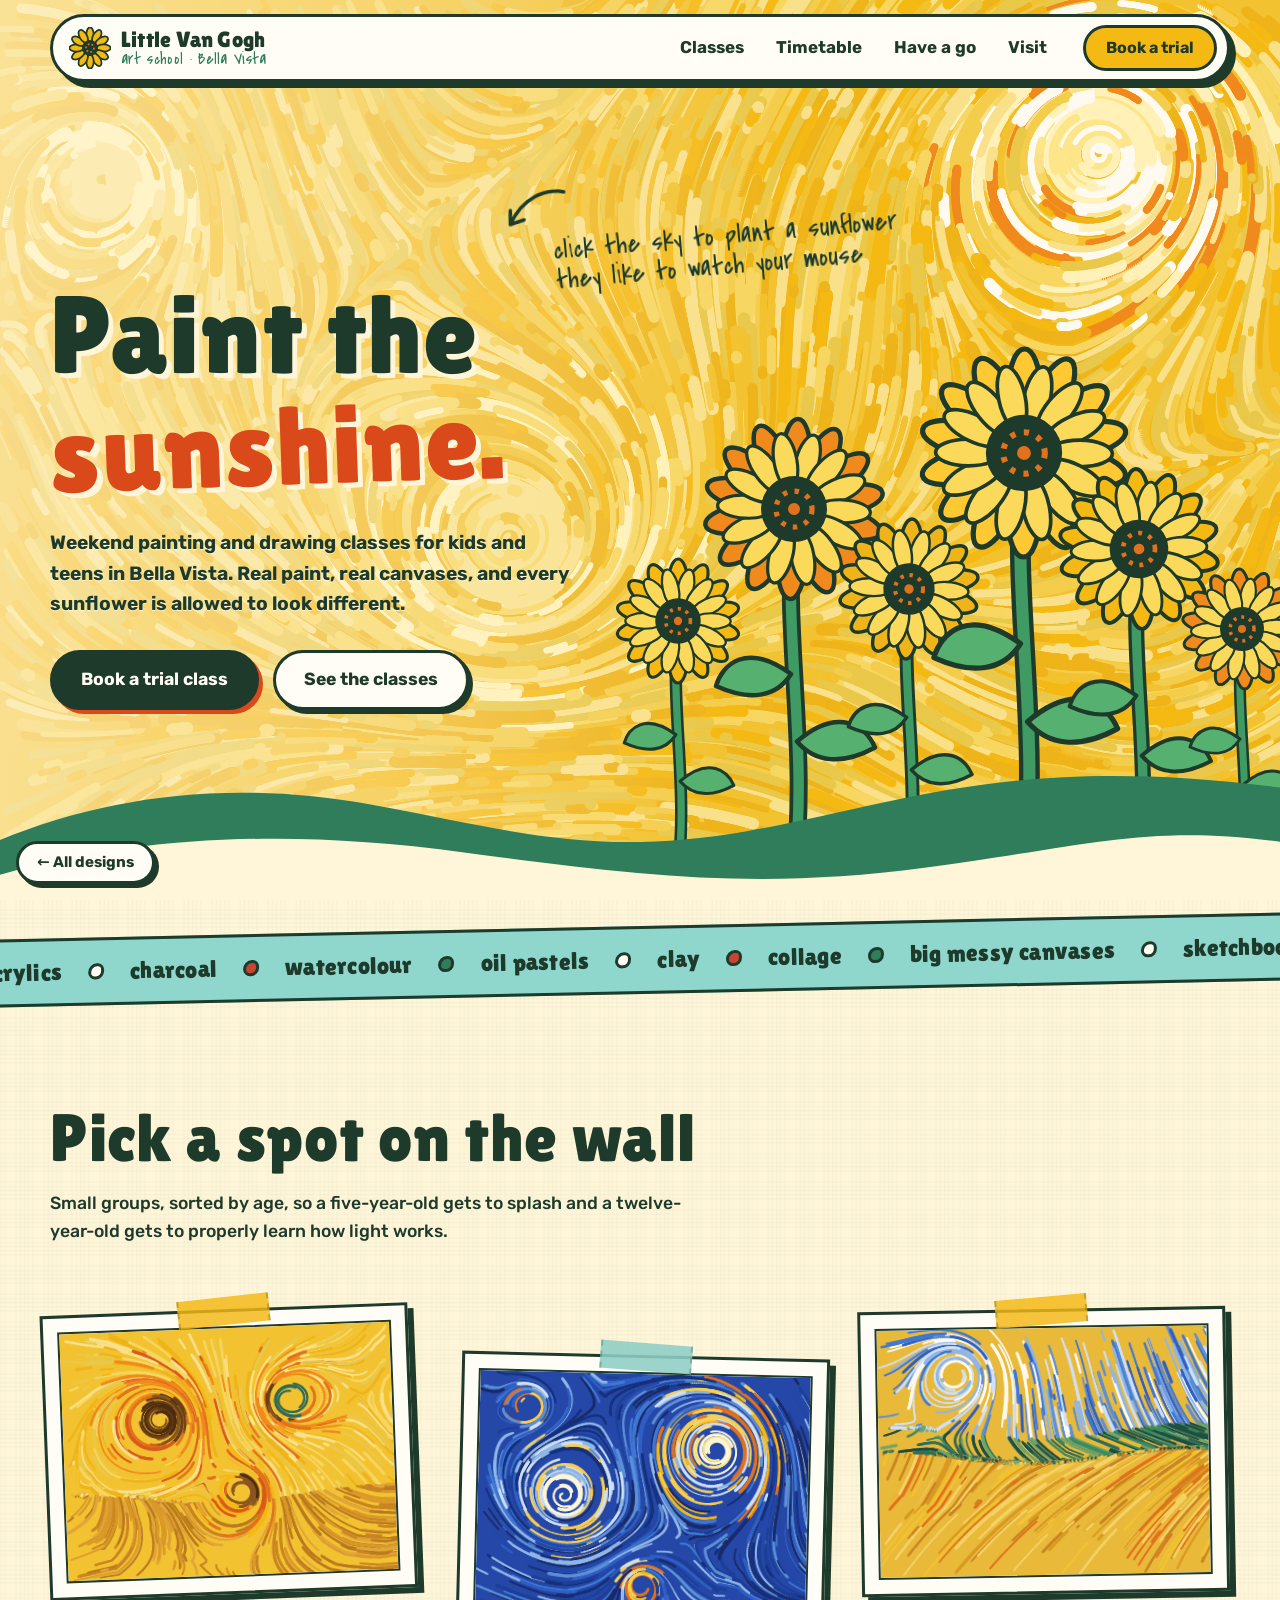
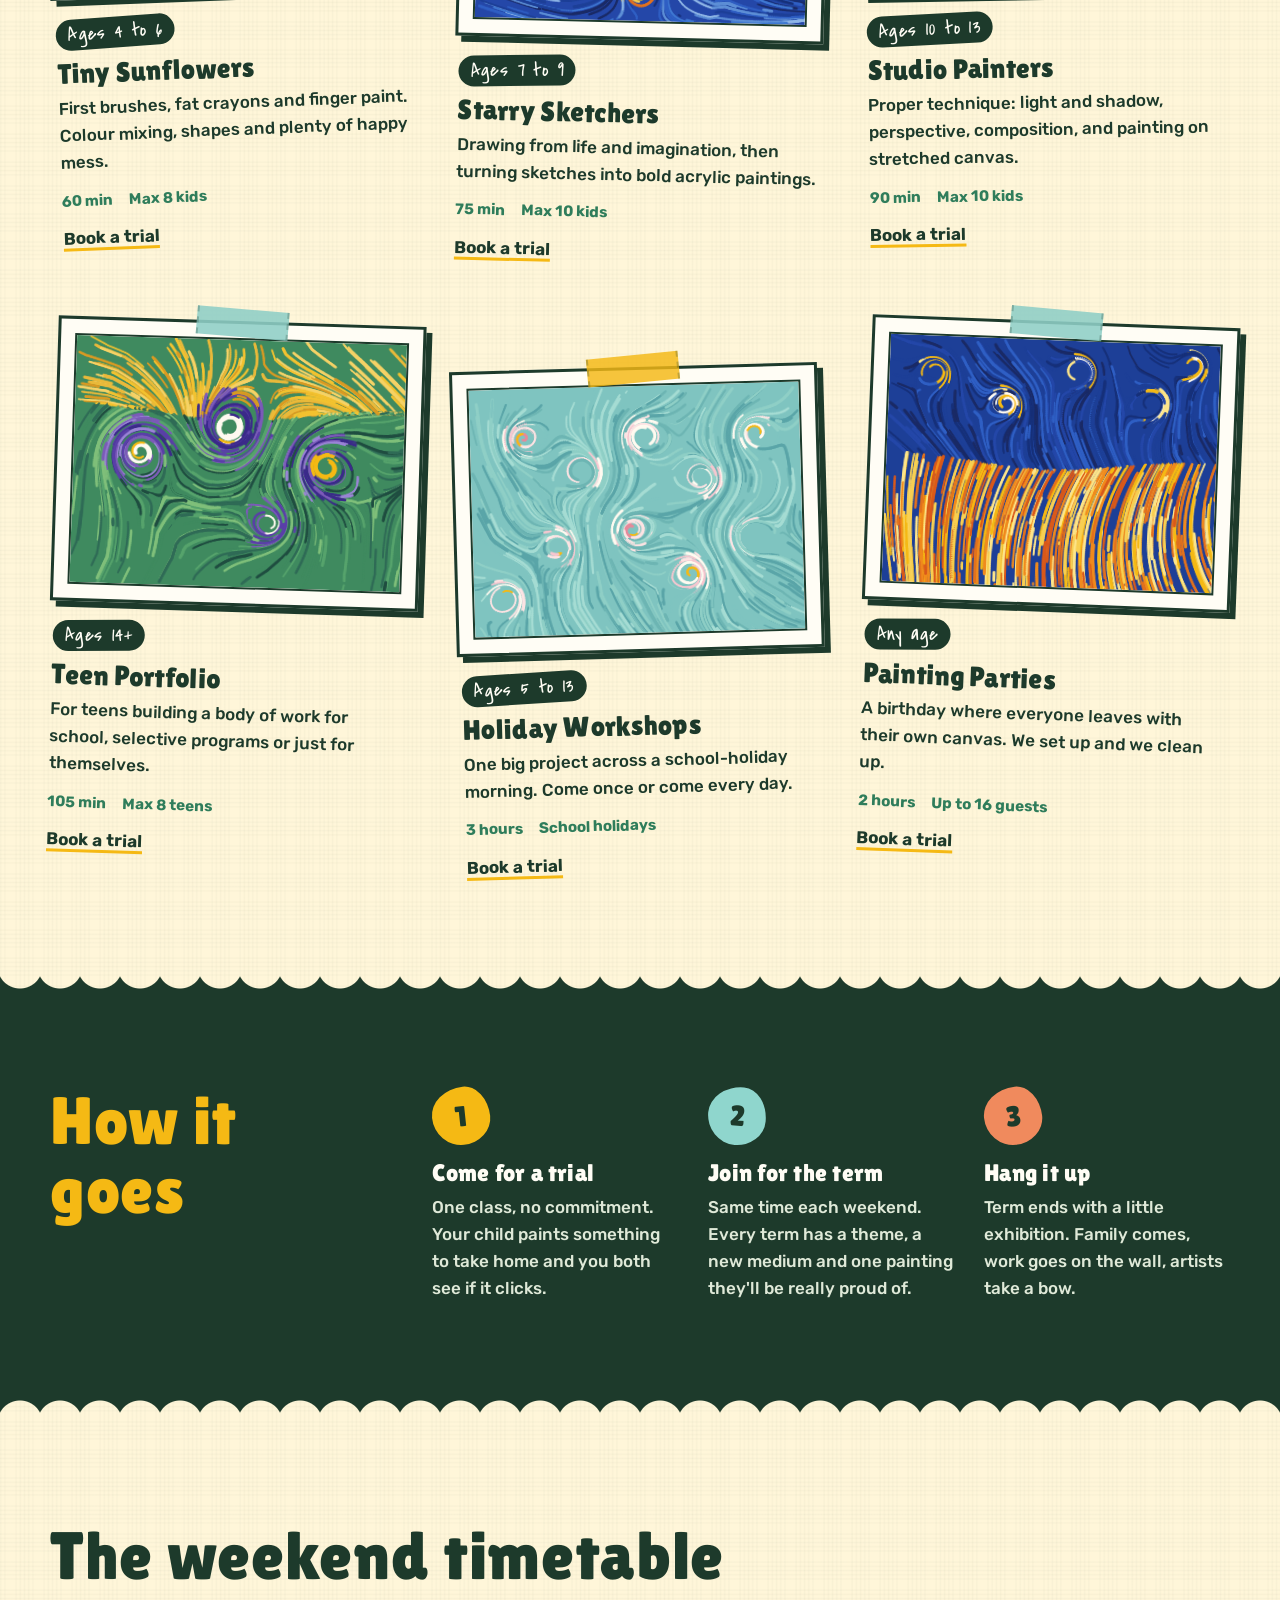
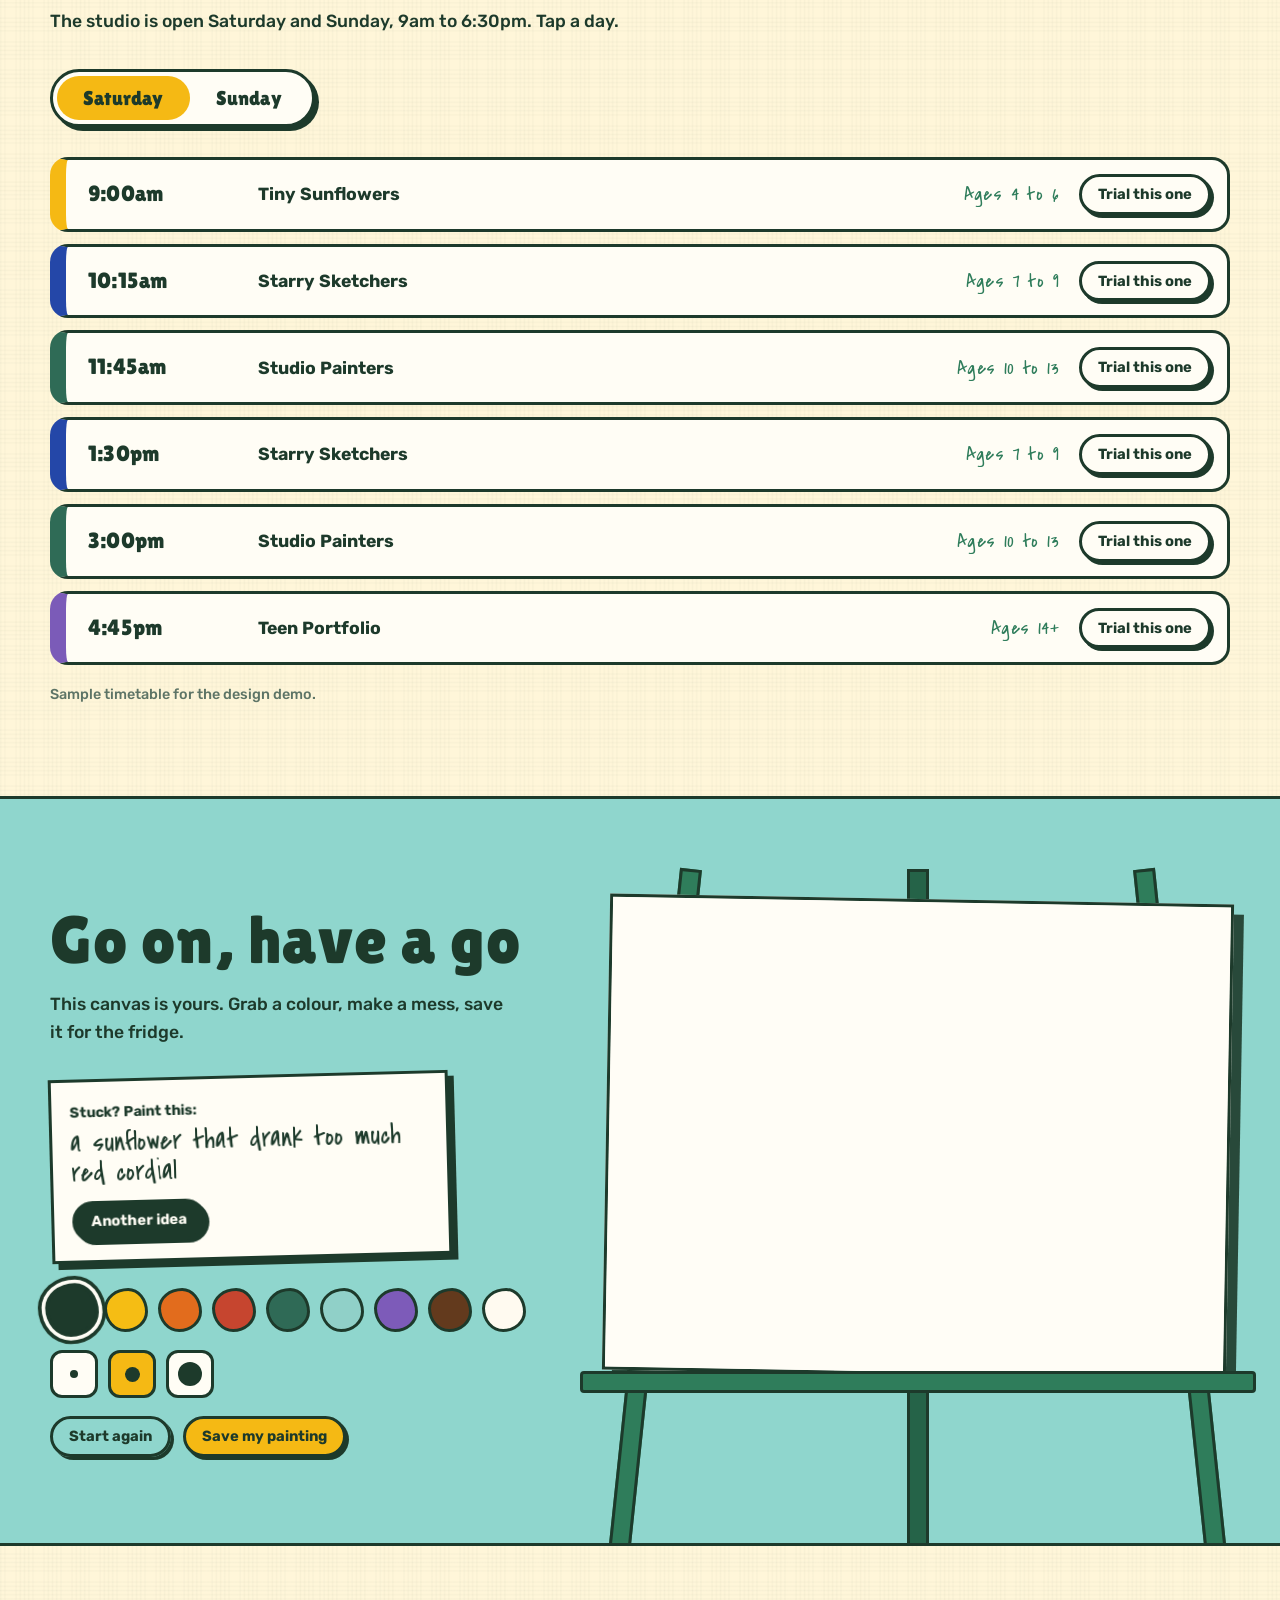
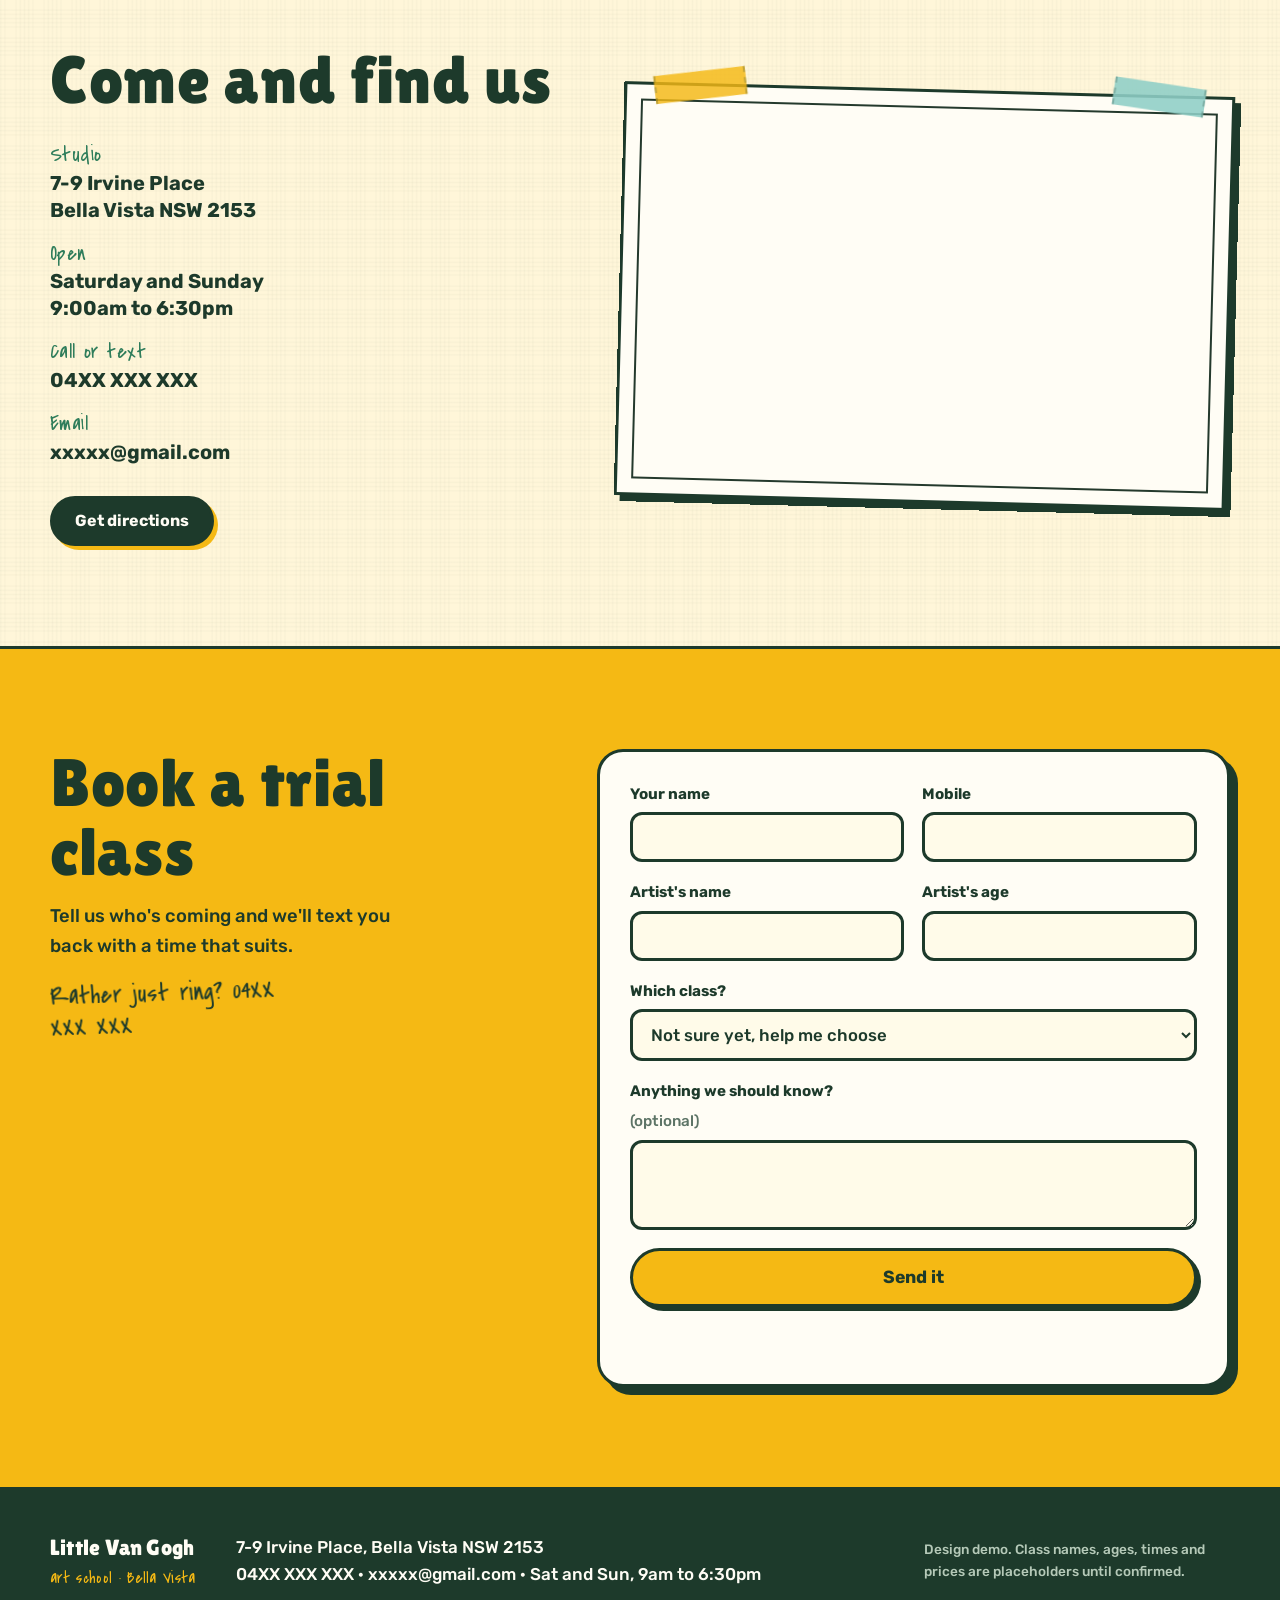
<file: yellow-house/index.html>
<!doctype html>
<html lang="en-AU">
<head>
<meta charset="utf-8">
<meta name="viewport" content="width=device-width, initial-scale=1">
<title>Little Van Gogh Art School | Kids' art classes in Bella Vista</title>
<meta name="description" content="Weekend art classes for kids and teens at 7-9 Irvine Place, Bella Vista. Painting, drawing and a lot of happy mess.">
<link rel="preconnect" href="https://fonts.googleapis.com">
<link rel="preconnect" href="https://fonts.gstatic.com" crossorigin>
<link href="https://fonts.googleapis.com/css2?family=Lilita+One&family=Covered+By+Your+Grace&family=Rubik:wght@500;600;700&display=swap" rel="stylesheet">
<link rel="stylesheet" href="styles.css?v=3">
</head>
<body>

<header class="nav">
  <a class="brand" href="#top" aria-label="Little Van Gogh Art School, home">
    <svg class="brand-star" viewBox="0 0 48 48" aria-hidden="true">
      <g fill="#f5b914" stroke="#1d3a2b" stroke-width="2">
        <ellipse cx="24" cy="8.5" rx="4.2" ry="8" transform="rotate(0 24 24)"/>
        <ellipse cx="24" cy="8.5" rx="4.2" ry="8" transform="rotate(30 24 24)"/>
        <ellipse cx="24" cy="8.5" rx="4.2" ry="8" transform="rotate(60 24 24)"/>
        <ellipse cx="24" cy="8.5" rx="4.2" ry="8" transform="rotate(90 24 24)"/>
        <ellipse cx="24" cy="8.5" rx="4.2" ry="8" transform="rotate(120 24 24)"/>
        <ellipse cx="24" cy="8.5" rx="4.2" ry="8" transform="rotate(150 24 24)"/>
        <ellipse cx="24" cy="8.5" rx="4.2" ry="8" transform="rotate(180 24 24)"/>
        <ellipse cx="24" cy="8.5" rx="4.2" ry="8" transform="rotate(210 24 24)"/>
        <ellipse cx="24" cy="8.5" rx="4.2" ry="8" transform="rotate(240 24 24)"/>
        <ellipse cx="24" cy="8.5" rx="4.2" ry="8" transform="rotate(270 24 24)"/>
        <ellipse cx="24" cy="8.5" rx="4.2" ry="8" transform="rotate(300 24 24)"/>
        <ellipse cx="24" cy="8.5" rx="4.2" ry="8" transform="rotate(330 24 24)"/>
      </g>
      <circle cx="24" cy="24" r="9" fill="#1d3a2b"/>
      <circle cx="24" cy="24" r="4.5" fill="none" stroke="#e2711d" stroke-width="2" stroke-dasharray="2 2.5"/>
    </svg>
    <span class="brand-text">
      <span class="brand-name">Little Van Gogh</span>
      <span class="brand-sub">art school · Bella Vista</span>
    </span>
  </a>
  <nav class="nav-links" aria-label="Main">
    <a href="#classes">Classes</a>
    <a href="#timetable">Timetable</a>
    <a href="#easel">Have a go</a>
    <a href="#visit">Visit</a>
  </nav>
  <a class="btn btn-yellow nav-cta" href="#book">Book a trial</a>
</header>

<main id="top">

  <!-- HERO: a painted yellow sky and a field of sunflowers -->
  <section class="hero">
    <canvas id="sky" aria-hidden="true"></canvas>
    <div class="hero-shade" aria-hidden="true"></div>

    <div class="hero-copy">
      <h1>Paint the <span class="swash">sunshine.</span></h1>
      <p class="hero-lede">Weekend painting and drawing classes for kids and teens in Bella Vista. Real paint, real canvases, and every sunflower is allowed to look different.</p>
      <div class="hero-actions">
        <a class="btn btn-yellow btn-big" href="#book">Book a trial class</a>
        <a class="btn btn-ghost btn-big" href="#classes">See the classes</a>
      </div>
    </div>

    <p class="hero-hint" aria-hidden="true">
      <svg viewBox="0 0 60 40"><path d="M56 6C40 2 20 8 8 30m0 0 1-12m-1 12 12-3" fill="none" stroke="currentColor" stroke-width="3" stroke-linecap="round" stroke-linejoin="round"/></svg>
      click the sky to plant a sunflower<br>they like to watch your mouse
    </p>

    <div class="field" id="field" aria-hidden="true"></div>
    <svg class="hero-hill" viewBox="0 0 1440 220" preserveAspectRatio="none" aria-hidden="true">
      <path class="hill-back" d="M0 150c120-50 260-70 420-40s250 60 420 30 300-90 600-50v130H0z"/>
      <path class="hill-front" d="M0 190c160-46 330-52 520-26s330 44 520 18 250-50 400-30v68H0z"/>
    </svg>
  </section>

  <!-- brush-word ribbon -->
  <div class="ribbon" aria-hidden="true">
    <div class="ribbon-track" id="ribbon">
      <span>acrylics</span><i></i><span>charcoal</span><i></i><span>watercolour</span><i></i><span>oil pastels</span><i></i><span>clay</span><i></i><span>collage</span><i></i><span>big messy canvases</span><i></i><span>sketchbooks</span><i></i>
    </div>
  </div>

  <!-- CLASSES: the gallery wall -->
  <section class="classes" id="classes">
    <div class="wrap">
      <h2 class="reveal">Pick a spot on the wall</h2>
      <p class="section-lede reveal">Small groups, sorted by age, so a five-year-old gets to splash and a twelve-year-old gets to properly learn how light works.</p>

      <div class="wall" id="wall"><!-- cards built from CLASSES in ../shared/content.js --></div>
    </div>
  </section>

  <!-- HOW IT WORKS -->
  <section class="steps">
    <div class="wrap steps-grid">
      <h2 class="reveal">How it goes</h2>
      <ol class="step-list">
        <li class="reveal">
          <span class="step-num">1</span>
          <h3>Come for a trial</h3>
          <p>One class, no commitment. Your child paints something to take home and you both see if it clicks.</p>
        </li>
        <li class="reveal">
          <span class="step-num">2</span>
          <h3>Join for the term</h3>
          <p>Same time each weekend. Every term has a theme, a new medium and one painting they'll be really proud of.</p>
        </li>
        <li class="reveal">
          <span class="step-num">3</span>
          <h3>Hang it up</h3>
          <p>Term ends with a little exhibition. Family comes, work goes on the wall, artists take a bow.</p>
        </li>
      </ol>
    </div>
  </section>

  <!-- TIMETABLE -->
  <section class="timetable" id="timetable">
    <div class="wrap">
      <h2 class="reveal">The weekend timetable</h2>
      <p class="section-lede reveal">The studio is open Saturday and Sunday, 9am to 6:30pm. Tap a day.</p>

      <div class="tt-tabs reveal" role="tablist">
        <button class="tt-tab is-on" role="tab" aria-selected="true" data-day="sat">Saturday</button>
        <button class="tt-tab" role="tab" aria-selected="false" data-day="sun">Sunday</button>
      </div>
      <ul class="tt-list reveal" id="ttList"><!-- built from TIMETABLE in ../shared/content.js --></ul>
      <p class="tt-note">Sample timetable for the design demo.</p>
    </div>
  </section>

  <!-- EASEL: paint right here -->
  <section class="easel" id="easel">
    <div class="wrap easel-grid">
      <div class="easel-copy">
        <h2 class="reveal">Go on, have a go</h2>
        <p class="reveal">This canvas is yours. Grab a colour, make a mess, save it for the fridge.</p>

        <div class="prompt reveal">
          <span class="prompt-label">Stuck? Paint this:</span>
          <p id="promptText">a sunflower that drank too much red cordial</p>
          <button class="btn btn-small btn-navy" id="promptBtn" type="button">Another idea</button>
        </div>

        <div class="tools reveal">
          <div class="pots" id="pots" role="radiogroup" aria-label="Paint colour"></div>
          <div class="sizes" role="radiogroup" aria-label="Brush size">
            <button type="button" class="size" data-size="5" aria-label="Small brush"><b style="--s:8px"></b></button>
            <button type="button" class="size is-on" data-size="10" aria-label="Medium brush"><b style="--s:15px"></b></button>
            <button type="button" class="size" data-size="18" aria-label="Large brush"><b style="--s:24px"></b></button>
          </div>
          <div class="tool-actions">
            <button class="btn btn-small btn-ghost-dark" id="clearBtn" type="button">Start again</button>
            <button class="btn btn-small btn-yellow" id="saveBtn" type="button">Save my painting</button>
          </div>
        </div>
      </div>

      <div class="easel-stand reveal">
        <div class="canvas-frame">
          <canvas id="pad" width="1000" height="760" aria-label="Painting canvas"></canvas>
        </div>
        <div class="easel-ledge"></div>
        <div class="easel-legs"><i></i><i></i><i></i></div>
      </div>
    </div>
  </section>

  <!-- VISIT -->
  <section class="visit" id="visit">
    <div class="wrap visit-grid">
      <div class="visit-copy">
        <h2 class="reveal">Come and find us</h2>
        <dl class="facts reveal">
          <div><dt>Studio</dt><dd>7-9 Irvine Place<br>Bella Vista NSW 2153</dd></div>
          <div><dt>Open</dt><dd>Saturday and Sunday<br>9:00am to 6:30pm</dd></div>
          <div><dt>Call or text</dt><dd data-c="phone"></dd></div>
          <div><dt>Email</dt><dd data-c="email"></dd></div>
        </dl>
        <a class="btn btn-navy reveal" target="_blank" rel="noopener" href="https://www.google.com/maps/search/?api=1&query=7-9+Irvine+Pl+Bella+Vista+NSW+2153">Get directions</a>
      </div>
      <div class="map-frame reveal">
        <iframe title="Map showing Little Van Gogh Art School in Bella Vista" loading="lazy"
          src="https://www.openstreetmap.org/export/embed.html?bbox=150.9405%2C-33.7445%2C150.9545%2C-33.7351&amp;layer=mapnik&amp;marker=-33.739797%2C150.947512"></iframe>
        <span class="tape tape-a"></span><span class="tape tape-b"></span>
      </div>
    </div>
  </section>

  <!-- BOOK -->
  <section class="book" id="book">
    <div class="wrap book-grid">
      <div class="book-copy">
        <h2>Book a trial class</h2>
        <p>Tell us who's coming and we'll text you back with a time that suits.</p>
        <p class="book-or">Rather just ring? <span data-c="phone"></span></p>
      </div>
      <form class="book-form" id="bookForm" novalidate>
        <label>Your name<input name="parent" autocomplete="name" required></label>
        <label>Mobile<input name="phone" type="tel" autocomplete="tel" inputmode="tel" required></label>
        <label>Artist's name<input name="child" required></label>
        <label>Artist's age<input name="age" type="number" min="3" max="18" required></label>
        <label class="wide">Which class?
          <select name="klass" id="klassSelect"></select>
        </label>
        <label class="wide">Anything we should know? <span class="opt">(optional)</span>
          <textarea name="notes" rows="3"></textarea>
        </label>
        <button class="btn btn-yellow btn-big wide" type="submit">Send it</button>
        <p class="form-msg wide" id="formMsg" role="status"></p>
      </form>
    </div>
  </section>
</main>

<footer class="foot">
  <div class="wrap foot-grid">
    <div>
      <span class="brand-name">Little Van Gogh</span>
      <span class="brand-sub">art school · Bella Vista</span>
    </div>
    <p>7-9 Irvine Place, Bella Vista NSW 2153<br><span data-c="phone"></span> · <span data-c="email"></span> · Sat and Sun, 9am to 6:30pm</p>
    <p class="foot-demo">Design demo. Class names, ages, times and prices are placeholders until confirmed.</p>
  </div>
</footer>

<script src="../shared/content.js?v=3"></script>
<script src="../shared/paint.js?v=3"></script>
<script src="main.js?v=3"></script>
<script>fillMarquee(document.getElementById("ribbon")); fillContact();</script>
</body>
</html>
</file>
<file: almond-blossom/styles.css>
:root {
  --canvas: #f1f8f4;
  --canvas-deep: #dcefe8;
  --ink: #123f48;
  --blue: #1f7f8a;
  --sky: #56b5c0;
  --yellow: #f9b4c2;
  --orange: #ee7f96;
  --red: #d8546f;
  --green: #2f6b56;
  --teal: #8fd6d3;
  --white: #fffdfb;

  --display: "Titan One", "Arial Rounded MT Bold", system-ui, sans-serif;
  --hand: "Gochi Hand", "Comic Sans MS", cursive;
  --body: "Nunito", system-ui, sans-serif;

  --shadow: 6px 6px 0 var(--ink);
  --wrap: 1180px;
}

* { box-sizing: border-box; }
html { scroll-behavior: smooth; scroll-padding-top: 90px; }
body {
  margin: 0;
  background: var(--canvas);
  color: var(--ink);
  font: 600 17px/1.6 var(--body);
  -webkit-font-smoothing: antialiased;
  overflow-x: hidden;
  /* linen weave */
  background-image:
    repeating-linear-gradient(0deg, rgba(18, 63, 72, .028) 0 1px, transparent 1px 4px),
    repeating-linear-gradient(90deg, rgba(18, 63, 72, .028) 0 1px, transparent 1px 4px);
}
img, svg, canvas { display: block; max-width: 100%; }
a { color: inherit; }
.wrap { width: min(var(--wrap), 100% - 40px); margin-inline: auto; }

h1, h2, h3 { font-family: var(--display); font-weight: 400; line-height: 1.02; margin: 0; letter-spacing: .005em; }
h2 { font-size: clamp(2.3rem, 5.4vw, 4.2rem); }
h3 { font-size: 1.5rem; }
p { margin: 0; }
.section-lede { max-width: 56ch; margin-top: 16px; font-size: 1.1rem; }
code { font-size: .9em; background: rgba(18, 63, 72, .08); padding: 1px 6px; border-radius: 4px; }

/* ---------- buttons ---------- */
.btn {
  display: inline-flex; align-items: center; justify-content: center;
  font: 700 1rem/1 var(--body);
  padding: 14px 22px;
  border: 3px solid var(--ink);
  border-radius: 999px;
  text-decoration: none;
  cursor: pointer;
  box-shadow: 4px 4px 0 var(--ink);
  transition: transform .15s, box-shadow .15s, background .15s;
  color: var(--ink);
  background: var(--white);
}
.btn:hover { transform: translate(-2px, -2px) rotate(-1deg); box-shadow: 6px 6px 0 var(--ink); }
.btn:active { transform: translate(3px, 3px); box-shadow: 1px 1px 0 var(--ink); }
.btn:focus-visible, button:focus-visible, a:focus-visible, input:focus-visible, select:focus-visible, textarea:focus-visible {
  outline: 3px solid var(--orange); outline-offset: 3px;
}
.btn-yellow { background: var(--yellow); }
.btn-navy { background: var(--ink); color: var(--white); box-shadow: 4px 4px 0 var(--yellow); }
.btn-navy:hover { box-shadow: 6px 6px 0 var(--yellow); }
.btn-ghost { background: rgba(255, 250, 240, .14); color: var(--white); border-color: var(--white); box-shadow: 4px 4px 0 rgba(10, 44, 52, .55); }
.btn-ghost:hover { background: rgba(255, 250, 240, .24); box-shadow: 6px 6px 0 rgba(10, 44, 52, .55); }
.btn-ghost-dark { background: transparent; }
.btn-big { font-size: 1.1rem; padding: 18px 28px; }
.btn-small { font-size: .92rem; padding: 10px 16px; box-shadow: 3px 3px 0 var(--ink); }

/* ---------- nav ---------- */
.nav {
  position: fixed; z-index: 50; top: 14px; left: 50%; translate: -50% 0;
  width: min(var(--wrap), 100% - 24px);
  display: flex; align-items: center; gap: 22px;
  padding: 8px 10px 8px 16px;
  background: var(--white);
  border: 3px solid var(--ink);
  border-radius: 999px;
  box-shadow: var(--shadow);
}
.brand { display: flex; align-items: center; gap: 10px; text-decoration: none; margin-right: auto; }
.brand-star { width: 44px; height: 44px; transition: rotate .6s cubic-bezier(.3, 1.6, .5, 1); }
.brand:hover .brand-star { rotate: 144deg; }
.brand-text { display: grid; line-height: 1; }
.brand-name { font-family: var(--display); font-size: 1.35rem; display: block; }
.brand-sub { font-family: var(--hand); font-size: 1rem; color: var(--blue); display: block; }
.nav-links { display: flex; gap: 4px; }
.nav-links a {
  text-decoration: none; font-weight: 700; padding: 8px 14px; border-radius: 999px;
  transition: background .15s;
}
.nav-links a:hover { background: var(--yellow); }
.nav-cta { padding: 12px 20px; box-shadow: none; }
.nav-cta:hover { box-shadow: 3px 3px 0 var(--ink); }

/* ---------- hero ---------- */
.hero {
  position: relative;
  min-height: min(100svh, 900px);
  display: flex; align-items: flex-end;
  background: #3fa3b5;
  overflow: hidden;
  isolation: isolate;
}
#sky { position: absolute; inset: 0; width: 100%; height: 100%; z-index: -3; cursor: crosshair; }
.hero-shade {
  position: absolute; inset: 0; z-index: -2; pointer-events: none;
  background: linear-gradient(95deg, rgba(10, 44, 52, .5) 0%, rgba(10, 44, 52, .28) 34%, rgba(10, 44, 52, 0) 60%);
}
.hero-copy {
  width: min(var(--wrap), 100% - 40px);
  margin-inline: auto;
  padding: 150px 0 190px;
  color: var(--white);
  pointer-events: none;
}
.hero-copy > * { pointer-events: auto; }
.hero h1 {
  font-size: clamp(3rem, 8.6vw, 7.4rem);
  max-width: 11ch;
  text-shadow: 5px 5px 0 #0c2e35;
  animation: rise .9s cubic-bezier(.2, .9, .3, 1.1) both;
}
.swash { color: #ffd0da; display: inline-block; rotate: -2deg; }
.hero-lede {
  max-width: 44ch; margin-top: 26px; font-size: clamp(1.05rem, 1.5vw, 1.3rem); font-weight: 600;
  text-shadow: 0 2px 0 rgba(10, 44, 52, .7);
  animation: rise .9s .12s cubic-bezier(.2, .9, .3, 1.1) both;
}
.hero-actions { display: flex; flex-wrap: wrap; gap: 14px; margin-top: 30px; animation: rise .9s .24s cubic-bezier(.2, .9, .3, 1.1) both; }
@keyframes rise { from { opacity: 0; transform: translateY(34px) rotate(1.5deg); } }

.hero-hint {
  position: absolute; right: 7%; top: 64%;
  font: 1.5rem/1.1 var(--hand); color: var(--white); text-align: left;
  rotate: -5deg; pointer-events: none;
  text-shadow: 2px 2px 0 #0c2e35;
  transition: opacity .6s;
}
.hero-hint svg { width: 70px; margin: 0 0 4px -50px; }
.hero-hint.is-gone { opacity: 0; }

.hero-hill { position: absolute; left: 0; bottom: -1px; width: 100%; height: clamp(90px, 15vw, 200px); z-index: -1; pointer-events: none; }
.hill-back { fill: #1f7f8a; }
.hill-front { fill: var(--canvas); }
.hero-cypress { position: absolute; right: 13%; bottom: clamp(20px, 5vw, 70px); height: clamp(220px, 44vh, 420px); width: auto; z-index: -1; pointer-events: none; }

/* ---------- ribbon ---------- */
.ribbon {
  background: var(--yellow);
  border-block: 3px solid var(--ink);
  overflow: hidden;
  rotate: -1.2deg;
  margin: 26px -20px 0;
}
.ribbon-track { display: flex; align-items: center; width: max-content; padding: 12px 0; animation: slide 36s linear infinite; }
.ribbon-track > * { margin-right: 26px; }
.ribbon span { font-family: var(--display); font-size: 1.5rem; white-space: nowrap; }
.ribbon i { width: 16px; height: 16px; background: var(--red); border: 3px solid var(--ink); border-radius: 60% 40% 55% 45%; flex: none; }
.ribbon i:nth-of-type(3n) { background: var(--blue); }
.ribbon i:nth-of-type(3n+1) { background: var(--white); }
@keyframes slide { to { transform: translateX(-50%); } }

/* ---------- classes / gallery wall ---------- */
.classes { padding: 110px 0 80px; }
.wall {
  display: grid; grid-template-columns: repeat(3, 1fr);
  gap: 56px 38px; margin-top: 64px;
}
.art { position: relative; rotate: var(--tilt, 0deg); transition: rotate .3s cubic-bezier(.3, 1.6, .5, 1), translate .3s; }
.art:nth-child(3n+2) { margin-top: 46px; }
.art:hover { rotate: 0deg; translate: 0 -6px; z-index: 2; }
.art-frame {
  position: relative;
  background: var(--white);
  border: 3px solid var(--ink);
  padding: 14px;
  box-shadow: var(--shadow);
}
.art-frame canvas { width: 100%; aspect-ratio: 4 / 3; border: 2px solid var(--ink); }
.tape {
  position: absolute; width: 92px; height: 28px;
  background: rgba(249, 180, 194, .88);
  border-inline: 2px dashed rgba(18, 63, 72, .25);
  top: -15px; left: 50%; translate: -50% 0; rotate: -4deg;
}
.art:nth-child(even) .tape { rotate: 3deg; background: rgba(143, 207, 198, .88); }
.plaque { padding: 18px 4px 0; }
.plaque-age {
  display: inline-block; font-family: var(--hand); font-size: 1.25rem; line-height: 1;
  background: var(--ink); color: var(--white); padding: 5px 12px 6px; border-radius: 999px; rotate: -2deg;
}
.plaque h3 { margin-top: 10px; font-size: 1.75rem; }
.plaque p { margin-top: 8px; }
.plaque-meta { margin-top: 12px; display: flex; flex-wrap: wrap; gap: 6px 16px; font-weight: 700; font-size: .95rem; color: var(--blue); }
.plaque a { display: inline-block; margin-top: 12px; font-weight: 700; text-decoration-thickness: 3px; text-decoration-color: var(--yellow); text-underline-offset: 4px; }
.plaque a:hover { text-decoration-color: var(--orange); }

/* ---------- steps ---------- */
.steps { background: var(--ink); color: var(--white); padding: 90px 0; margin-top: 40px; position: relative; }
.steps::before, .steps::after {
  content: ""; position: absolute; left: 0; right: 0; height: 26px;
  background: radial-gradient(circle at 20px -6px, transparent 22px, var(--ink) 23px) 0 0 / 40px 26px repeat-x;
}
.steps::before { top: -25px; }
.steps::after { bottom: -25px; rotate: 180deg; }
.steps-grid { display: grid; grid-template-columns: 1fr 2.4fr; gap: 50px; align-items: start; }
.steps h2 { color: var(--yellow); }
.step-list { list-style: none; margin: 0; padding: 0; display: grid; grid-template-columns: repeat(3, 1fr); gap: 30px; }
.step-num {
  display: grid; place-items: center; width: 58px; height: 58px;
  font-family: var(--display); font-size: 1.8rem; color: var(--ink);
  background: var(--yellow); border-radius: 58% 42% 50% 50% / 48% 55% 45% 52%;
  rotate: -6deg;
}
.step-list li:nth-child(2) .step-num { background: var(--teal); rotate: 5deg; }
.step-list li:nth-child(3) .step-num { background: #fffdfb; }
.step-list h3 { margin-top: 16px; }
.step-list p { margin-top: 8px; color: #d3ebe8; }

/* ---------- timetable ---------- */
.timetable { padding: 130px 0 90px; }
.tt-tabs { display: inline-flex; gap: 0; margin-top: 34px; border: 3px solid var(--ink); border-radius: 999px; background: var(--white); padding: 4px; box-shadow: 4px 4px 0 var(--ink); }
.tt-tab { font: 400 1.25rem/1 var(--display); color: var(--ink); background: none; border: 0; padding: 12px 26px; border-radius: 999px; cursor: pointer; transition: background .2s; }
.tt-tab.is-on { background: var(--yellow); }
.tt-list { list-style: none; padding: 0; margin: 30px 0 0; display: grid; gap: 12px; }
.tt-row {
  display: grid; grid-template-columns: 150px 1fr auto auto; align-items: center; gap: 20px;
  background: var(--white); border: 3px solid var(--ink); border-radius: 18px;
  padding: 14px 16px 14px 22px;
  border-left-width: 16px; border-left-color: var(--swatch, var(--yellow));
  animation: rowIn .45s cubic-bezier(.2, .9, .3, 1.15) both; animation-delay: calc(var(--i) * 55ms);
}
@keyframes rowIn { from { opacity: 0; transform: translateX(-26px); } }
.tt-time { font-family: var(--display); font-size: 1.35rem; }
.tt-name { font-weight: 700; font-size: 1.1rem; }
.tt-age { font-family: var(--hand); font-size: 1.25rem; color: var(--blue); }
.tt-note { margin-top: 18px; font-size: .9rem; color: #4d6f75; }

/* ---------- easel ---------- */
.easel { background: #fde1e4; padding: 100px 0 0; border-block: 3px solid var(--ink); overflow: hidden; }
.easel-grid { display: grid; grid-template-columns: 1fr 1.25fr; gap: 56px; align-items: center; }
.easel-copy > p { margin-top: 16px; font-size: 1.1rem; max-width: 38ch; }
.prompt { margin-top: 28px; background: var(--white); border: 3px solid var(--ink); padding: 16px 18px 18px; rotate: -1.5deg; box-shadow: var(--shadow); max-width: 400px; }
.prompt-label { font-weight: 700; font-size: .9rem; }
.prompt p { font: 1.7rem/1.1 var(--hand); margin: 4px 0 12px; min-height: 2.2em; }
.tools { margin-top: 30px; display: grid; gap: 18px; padding-bottom: 80px; }
.pots { display: flex; flex-wrap: wrap; gap: 10px; }
.pot {
  width: 44px; height: 44px; border: 3px solid var(--ink); cursor: pointer; padding: 0;
  border-radius: 55% 45% 52% 48% / 46% 54% 46% 54%;
  background: var(--c);
  transition: transform .2s cubic-bezier(.3, 1.6, .5, 1);
}
.pot:hover { transform: scale(1.12) rotate(8deg); }
.pot.is-on { transform: scale(1.22); box-shadow: 0 0 0 3px var(--white), 0 0 0 6px var(--ink); }
.sizes { display: flex; gap: 10px; }
.size { width: 48px; height: 48px; display: grid; place-items: center; background: var(--white); border: 3px solid var(--ink); border-radius: 12px; cursor: pointer; }
.size b { width: var(--s); height: var(--s); background: var(--ink); border-radius: 50%; }
.size.is-on { background: var(--yellow); }
.tool-actions { display: flex; flex-wrap: wrap; gap: 12px; }

.easel-stand { position: relative; padding-bottom: 150px; }
.canvas-frame { position: relative; z-index: 2; background: #fffdf6; border: 3px solid var(--ink); box-shadow: 10px 10px 0 rgba(18, 63, 72, .9); rotate: 1deg; }
#pad { width: 100%; height: auto; touch-action: none; cursor: crosshair; }
.easel-ledge { position: relative; z-index: 3; height: 22px; margin: -4px -26px 0; background: #1f7f8a; border: 3px solid var(--ink); border-radius: 4px; }
.easel-legs { position: absolute; inset: -30px 0 0; z-index: 1; }
.easel-legs i { position: absolute; top: 0; bottom: -40px; width: 22px; background: #1f7f8a; border: 3px solid var(--ink); }
.easel-legs i:nth-child(1) { left: 12%; rotate: 6deg; transform-origin: top; }
.easel-legs i:nth-child(2) { right: 12%; rotate: -6deg; transform-origin: top; }
.easel-legs i:nth-child(3) { left: calc(50% - 11px); background: #17656e; }

/* ---------- visit ---------- */
.visit { padding: 0 0 100px; }
.garden { height: 250px; position: relative; margin-bottom: 20px; overflow: hidden; }
.garden svg { position: absolute; bottom: -6px; height: var(--h); width: auto; left: var(--x); overflow: visible; }
.garden .head { transform-box: fill-box; transform-origin: 50% 50%; }
.visit-grid { display: grid; grid-template-columns: 1fr 1.2fr; gap: 60px; align-items: center; }
.facts { margin: 30px 0 30px; display: grid; gap: 20px; }
.facts dt { font-family: var(--hand); font-size: 1.3rem; color: var(--blue); line-height: 1; }
.facts dd { margin: 4px 0 0; font-weight: 700; font-size: 1.25rem; line-height: 1.35; }
.facts a { text-decoration-color: var(--yellow); text-decoration-thickness: 4px; text-underline-offset: 4px; }
.map-frame { position: relative; background: var(--white); border: 3px solid var(--ink); padding: 14px; box-shadow: var(--shadow); rotate: 1.5deg; }
.map-frame iframe { width: 100%; height: 380px; border: 2px solid var(--ink); display: block; filter: saturate(.85) sepia(.12); }
.map-frame .tape-a { left: 12%; rotate: -8deg; }
.map-frame .tape-b { left: 88%; rotate: 7deg; background: rgba(143, 207, 198, .88); }

/* ---------- book ---------- */
.book { background: var(--yellow); border-top: 3px solid var(--ink); padding: 100px 0; }
.book-grid { display: grid; grid-template-columns: 1fr 1.3fr; gap: 60px; align-items: start; }
.book-copy p { margin-top: 16px; font-size: 1.15rem; max-width: 30ch; }
.book-or { font-family: var(--hand); font-size: 1.6rem !important; line-height: 1.2; rotate: -2deg; }
.book-form {
  background: var(--white); border: 3px solid var(--ink); border-radius: 26px; box-shadow: 8px 8px 0 var(--ink);
  padding: 30px; display: grid; grid-template-columns: 1fr 1fr; gap: 18px;
}
.book-form label { display: grid; gap: 6px; font-weight: 700; font-size: .95rem; }
.book-form .wide { grid-column: 1 / -1; }
.book-form .opt { font-weight: 500; color: #4d6f75; }
.book-form input, .book-form select, .book-form textarea {
  font: 500 1.05rem var(--body); color: var(--ink);
  background: var(--canvas); border: 3px solid var(--ink); border-radius: 12px; padding: 12px 14px; width: 100%;
}
.book-form textarea { resize: vertical; }
.book-form .bad { border-color: var(--red); background: #fde1e4; }
.form-msg { font-family: var(--hand); font-size: 1.5rem; line-height: 1.2; min-height: 1.2em; }
.form-msg.is-err { color: var(--red); }

/* ---------- footer ---------- */
.foot { background: var(--ink); color: var(--white); padding: 44px 0; }
.foot-grid { display: grid; grid-template-columns: auto 1fr auto; gap: 40px; align-items: center; }
.foot .brand-sub { color: var(--yellow); }
.foot-demo { font-size: .85rem; color: #a9cfcf; max-width: 34ch; }

/* ---------- reveal ---------- */
.reveal { opacity: 0; transform: translateY(26px); transition: opacity .6s, transform .6s cubic-bezier(.2, .9, .3, 1.1); }
.reveal.in { opacity: 1; transform: none; }

/* ---------- responsive ---------- */
@media (max-width: 980px) {
  .nav-links { display: none; }
  .wall { grid-template-columns: repeat(2, 1fr); }
  .art:nth-child(3n+2) { margin-top: 0; }
  .art:nth-child(even) { margin-top: 36px; }
  .steps-grid, .easel-grid, .visit-grid, .book-grid { grid-template-columns: 1fr; gap: 36px; }
  .tools { padding-bottom: 10px; }
  .hero-hint, .hero-cypress { display: none; }
  .foot-grid { grid-template-columns: 1fr; gap: 16px; }
}
@media (max-width: 640px) {
  body { font-size: 16px; }
  .brand-sub { display: none; }
  .brand-name { font-size: 1.1rem; }
  .nav { gap: 10px; }
  .wall, .step-list { grid-template-columns: 1fr; }
  .art:nth-child(even) { margin-top: 0; }
  .hero-copy { padding: 130px 0 130px; }
  .tt-row { grid-template-columns: 1fr auto; gap: 4px 12px; }
  .tt-row .btn { grid-column: 1 / -1; justify-self: start; margin-top: 6px; }
  .book-form { grid-template-columns: 1fr; padding: 20px; }
  .garden { height: 180px; }
}

@media (prefers-reduced-motion: reduce) {
  html { scroll-behavior: auto; }
  *, *::before, *::after { animation: none !important; transition: none !important; }
  .reveal { opacity: 1; transform: none; }
}

/* ---------- almond blossom extras ---------- */
.hero-tree { position: absolute; inset: 0; width: 100%; height: 100%; max-width: none; z-index: -1; pointer-events: none; }
.bloom { transform-box: fill-box; transform-origin: center; animation: pop .6s cubic-bezier(.3, 1.6, .5, 1) both; }
@keyframes pop { from { scale: 0; } }
.petal { position: absolute; z-index: -1; top: -20px; width: 14px; height: 10px; background: #fffdfb; border-radius: 80% 20% 80% 20%; pointer-events: none; animation: fall linear infinite; }
.petal:nth-of-type(3n) { background: #ffd0da; }
@keyframes fall { to { transform: translate(var(--dx), 110vh) rotate(540deg); } }
.ribbon i { border-radius: 50%; }
/* narrow screens: the branch sits above the headline (main.js zooms the picture in on it) */
@media (max-width: 980px) {
  .hero-tree { inset: 62px 0 auto 0; height: min(78vw, 400px); }
  .hero-copy { padding-top: calc(min(78vw, 400px) + 50px); }
}
@media (prefers-reduced-motion: reduce) { .petal { display: none; } }

/* ---------- phones ---------- */
@media (max-width: 640px) {
  .nav { padding: 6px 8px 6px 12px; box-shadow: 4px 4px 0 var(--ink); }
  .brand-name { white-space: nowrap; font-size: 1.1rem; }
  .brand-star { width: 36px; height: 36px; }
  .nav-cta { padding: 10px 14px; font-size: .9rem; white-space: nowrap; }
  .hero { min-height: max(min(100svh, 900px), 700px); }
  .hero h1 { font-size: clamp(2.9rem, 14.5vw, 4rem); }
  .hero-actions { gap: 10px; margin-top: 24px; }
  .hero-actions .btn-big { font-size: .98rem; padding: 15px 18px; }
  h2 { font-size: 2.3rem; }
  .section-lede { font-size: 1rem; }

  /* classes become a swipeable row instead of six tall cards */
  .classes { padding: 70px 0 30px; }
  .classes .section-lede::after { content: "Swipe to see them all \2192"; display: block; margin-top: 14px; font: 1.4rem/1 var(--hand); color: var(--blue); rotate: -2deg; }
  .wall { display: flex; gap: 20px; margin: 16px -20px 0; padding: 30px 26px; overflow-x: auto; scroll-snap-type: x mandatory; scrollbar-width: none; }
  .wall::-webkit-scrollbar { display: none; }
  .art { flex: 0 0 78%; scroll-snap-align: center; }
  .art.reveal { opacity: 1; transform: none; }

  .steps { padding: 70px 0; }
  .timetable { padding: 100px 0 70px; }
  .tt-tabs { margin-top: 24px; }
  .tt-row { grid-template-columns: auto 1fr auto; grid-template-areas: "time name btn" "time age btn"; gap: 0 12px; padding: 12px 12px 12px 14px; border-left-width: 12px; }
  .tt-time { grid-area: time; font-size: 1.1rem; min-width: 68px; }
  .tt-name { grid-area: name; font-size: 1rem; line-height: 1.2; }
  .tt-age { grid-area: age; font-size: 1.1rem; }
  .tt-row .btn { grid-area: btn; margin: 0; align-self: center; padding: 9px 12px; font-size: .85rem; }
  .easel { padding-top: 70px; }
  .easel-stand { padding-bottom: 110px; }
  .visit { padding-bottom: 70px; }
  .map-frame iframe { height: 280px; }
  .book { padding: 70px 0 90px; }
  .foot { padding-bottom: 84px; }
  .hero h1 { font-size: clamp(2.5rem, 12.3vw, 3.4rem); }
}
</file>
<file: starry-night/styles.css>
:root {
  --canvas: #f7f0dd;
  --canvas-deep: #efe4c6;
  --ink: #14235c;
  --blue: #2447a8;
  --sky: #5d8fd6;
  --yellow: #f5b914;
  --orange: #e2711d;
  --red: #c8452f;
  --green: #2f6b56;
  --teal: #8fcfc6;
  --white: #fffaf0;

  --display: "Bagel Fat One", "Arial Rounded MT Bold", system-ui, sans-serif;
  --hand: "Caveat Brush", "Comic Sans MS", cursive;
  --body: "Figtree", system-ui, sans-serif;

  --shadow: 6px 6px 0 var(--ink);
  --wrap: 1180px;
}

* { box-sizing: border-box; }
html { scroll-behavior: smooth; scroll-padding-top: 90px; }
body {
  margin: 0;
  background: var(--canvas);
  color: var(--ink);
  font: 500 17px/1.6 var(--body);
  -webkit-font-smoothing: antialiased;
  overflow-x: hidden;
  /* linen weave */
  background-image:
    repeating-linear-gradient(0deg, rgba(20, 35, 92, .028) 0 1px, transparent 1px 4px),
    repeating-linear-gradient(90deg, rgba(20, 35, 92, .028) 0 1px, transparent 1px 4px);
}
img, svg, canvas { display: block; max-width: 100%; }
a { color: inherit; }
.wrap { width: min(var(--wrap), 100% - 40px); margin-inline: auto; }

h1, h2, h3 { font-family: var(--display); font-weight: 400; line-height: 1.02; margin: 0; letter-spacing: .005em; }
h2 { font-size: clamp(2.3rem, 5.4vw, 4.2rem); }
h3 { font-size: 1.5rem; }
p { margin: 0; }
.section-lede { max-width: 56ch; margin-top: 16px; font-size: 1.1rem; }
code { font-size: .9em; background: rgba(20, 35, 92, .08); padding: 1px 6px; border-radius: 4px; }

/* ---------- buttons ---------- */
.btn {
  display: inline-flex; align-items: center; justify-content: center;
  font: 700 1rem/1 var(--body);
  padding: 14px 22px;
  border: 3px solid var(--ink);
  border-radius: 999px;
  text-decoration: none;
  cursor: pointer;
  box-shadow: 4px 4px 0 var(--ink);
  transition: transform .15s, box-shadow .15s, background .15s;
  color: var(--ink);
  background: var(--white);
}
.btn:hover { transform: translate(-2px, -2px) rotate(-1deg); box-shadow: 6px 6px 0 var(--ink); }
.btn:active { transform: translate(3px, 3px); box-shadow: 1px 1px 0 var(--ink); }
.btn:focus-visible, button:focus-visible, a:focus-visible, input:focus-visible, select:focus-visible, textarea:focus-visible {
  outline: 3px solid var(--orange); outline-offset: 3px;
}
.btn-yellow { background: var(--yellow); }
.btn-navy { background: var(--ink); color: var(--white); box-shadow: 4px 4px 0 var(--yellow); }
.btn-navy:hover { box-shadow: 6px 6px 0 var(--yellow); }
.btn-ghost { background: rgba(255, 250, 240, .14); color: var(--white); border-color: var(--white); box-shadow: 4px 4px 0 rgba(10, 18, 50, .55); }
.btn-ghost:hover { background: rgba(255, 250, 240, .24); box-shadow: 6px 6px 0 rgba(10, 18, 50, .55); }
.btn-ghost-dark { background: transparent; }
.btn-big { font-size: 1.1rem; padding: 18px 28px; }
.btn-small { font-size: .92rem; padding: 10px 16px; box-shadow: 3px 3px 0 var(--ink); }

/* ---------- nav ---------- */
.nav {
  position: fixed; z-index: 50; top: 14px; left: 50%; translate: -50% 0;
  width: min(var(--wrap), 100% - 24px);
  display: flex; align-items: center; gap: 22px;
  padding: 8px 10px 8px 16px;
  background: var(--white);
  border: 3px solid var(--ink);
  border-radius: 999px;
  box-shadow: var(--shadow);
}
.brand { display: flex; align-items: center; gap: 10px; text-decoration: none; margin-right: auto; }
.brand-star { width: 42px; height: 42px; transition: rotate .6s cubic-bezier(.3, 1.6, .5, 1); }
.brand:hover .brand-star { rotate: 180deg; }
.brand-text { display: grid; line-height: 1; }
.brand-name { font-family: var(--display); font-size: 1.35rem; display: block; }
.brand-sub { font-family: var(--hand); font-size: 1rem; color: var(--blue); display: block; }
.nav-links { display: flex; gap: 4px; }
.nav-links a {
  text-decoration: none; font-weight: 700; padding: 8px 14px; border-radius: 999px;
  transition: background .15s;
}
.nav-links a:hover { background: var(--yellow); }
.nav-cta { padding: 12px 20px; box-shadow: none; }
.nav-cta:hover { box-shadow: 3px 3px 0 var(--ink); }

/* ---------- hero ---------- */
.hero {
  position: relative;
  min-height: min(100svh, 900px);
  display: flex; align-items: flex-end;
  background: #2a50b0;
  overflow: hidden;
  isolation: isolate;
}
#sky { position: absolute; inset: 0; width: 100%; height: 100%; z-index: -3; cursor: crosshair; }
.hero-shade {
  position: absolute; inset: 0; z-index: -2; pointer-events: none;
  background: linear-gradient(95deg, rgba(14, 26, 74, .78) 0%, rgba(14, 26, 74, .5) 34%, rgba(14, 26, 74, 0) 62%);
}
.hero-copy {
  width: min(var(--wrap), 100% - 40px);
  margin-inline: auto;
  padding: 150px 0 190px;
  color: var(--white);
  pointer-events: none;
}
.hero-copy > * { pointer-events: auto; }
.hero h1 {
  font-size: clamp(3rem, 8.6vw, 7.4rem);
  max-width: 11ch;
  text-shadow: 5px 5px 0 #0e1a4a;
  animation: rise .9s cubic-bezier(.2, .9, .3, 1.1) both;
}
.swash { color: var(--yellow); display: inline-block; rotate: -2deg; }
.hero-lede {
  max-width: 44ch; margin-top: 26px; font-size: clamp(1.05rem, 1.5vw, 1.3rem); font-weight: 600;
  text-shadow: 0 2px 0 rgba(14, 26, 74, .7);
  animation: rise .9s .12s cubic-bezier(.2, .9, .3, 1.1) both;
}
.hero-actions { display: flex; flex-wrap: wrap; gap: 14px; margin-top: 30px; animation: rise .9s .24s cubic-bezier(.2, .9, .3, 1.1) both; }
@keyframes rise { from { opacity: 0; transform: translateY(34px) rotate(1.5deg); } }

.hero-hint {
  position: absolute; right: 24%; top: 58%;
  font: 1.5rem/1.1 var(--hand); color: var(--white); text-align: left;
  rotate: -5deg; pointer-events: none;
  text-shadow: 2px 2px 0 #0e1a4a;
  transition: opacity .6s;
}
.hero-hint svg { width: 70px; margin: 0 0 4px -50px; }
.hero-hint.is-gone { opacity: 0; }

.hero-hill { position: absolute; left: 0; bottom: -1px; width: 100%; height: clamp(90px, 15vw, 200px); z-index: -1; pointer-events: none; }
.hill-back { fill: #1b3a6b; }
.hill-front { fill: var(--canvas); }
.hero-cypress { position: absolute; right: 13%; bottom: clamp(20px, 5vw, 70px); height: clamp(220px, 44vh, 420px); width: auto; z-index: -1; pointer-events: none; }

/* ---------- ribbon ---------- */
.ribbon {
  background: var(--yellow);
  border-block: 3px solid var(--ink);
  overflow: hidden;
  rotate: -1.2deg;
  margin: 26px -20px 0;
}
.ribbon-track { display: flex; align-items: center; width: max-content; padding: 12px 0; animation: slide 36s linear infinite; }
.ribbon-track > * { margin-right: 26px; }
.ribbon span { font-family: var(--display); font-size: 1.5rem; white-space: nowrap; }
.ribbon i { width: 16px; height: 16px; background: var(--red); border: 3px solid var(--ink); border-radius: 60% 40% 55% 45%; flex: none; }
.ribbon i:nth-of-type(3n) { background: var(--blue); }
.ribbon i:nth-of-type(3n+1) { background: var(--white); }
@keyframes slide { to { transform: translateX(-50%); } }

/* ---------- classes / gallery wall ---------- */
.classes { padding: 110px 0 80px; }
.wall {
  display: grid; grid-template-columns: repeat(3, 1fr);
  gap: 56px 38px; margin-top: 64px;
}
.art { position: relative; rotate: var(--tilt, 0deg); transition: rotate .3s cubic-bezier(.3, 1.6, .5, 1), translate .3s; }
.art:nth-child(3n+2) { margin-top: 46px; }
.art:hover { rotate: 0deg; translate: 0 -6px; z-index: 2; }
.art-frame {
  position: relative;
  background: var(--white);
  border: 3px solid var(--ink);
  padding: 14px;
  box-shadow: var(--shadow);
}
.art-frame canvas { width: 100%; aspect-ratio: 4 / 3; border: 2px solid var(--ink); }
.tape {
  position: absolute; width: 92px; height: 28px;
  background: rgba(245, 185, 20, .82);
  border-inline: 2px dashed rgba(20, 35, 92, .25);
  top: -15px; left: 50%; translate: -50% 0; rotate: -4deg;
}
.art:nth-child(even) .tape { rotate: 3deg; background: rgba(143, 207, 198, .88); }
.plaque { padding: 18px 4px 0; }
.plaque-age {
  display: inline-block; font-family: var(--hand); font-size: 1.25rem; line-height: 1;
  background: var(--ink); color: var(--white); padding: 5px 12px 6px; border-radius: 999px; rotate: -2deg;
}
.plaque h3 { margin-top: 10px; font-size: 1.75rem; }
.plaque p { margin-top: 8px; }
.plaque-meta { margin-top: 12px; display: flex; flex-wrap: wrap; gap: 6px 16px; font-weight: 700; font-size: .95rem; color: var(--blue); }
.plaque a { display: inline-block; margin-top: 12px; font-weight: 700; text-decoration-thickness: 3px; text-decoration-color: var(--yellow); text-underline-offset: 4px; }
.plaque a:hover { text-decoration-color: var(--orange); }

/* ---------- steps ---------- */
.steps { background: var(--ink); color: var(--white); padding: 90px 0; margin-top: 40px; position: relative; }
.steps::before, .steps::after {
  content: ""; position: absolute; left: 0; right: 0; height: 26px;
  background: radial-gradient(circle at 20px -6px, transparent 22px, var(--ink) 23px) 0 0 / 40px 26px repeat-x;
}
.steps::before { top: -25px; }
.steps::after { bottom: -25px; rotate: 180deg; }
.steps-grid { display: grid; grid-template-columns: 1fr 2.4fr; gap: 50px; align-items: start; }
.steps h2 { color: var(--yellow); }
.step-list { list-style: none; margin: 0; padding: 0; display: grid; grid-template-columns: repeat(3, 1fr); gap: 30px; }
.step-num {
  display: grid; place-items: center; width: 58px; height: 58px;
  font-family: var(--display); font-size: 1.8rem; color: var(--ink);
  background: var(--yellow); border-radius: 58% 42% 50% 50% / 48% 55% 45% 52%;
  rotate: -6deg;
}
.step-list li:nth-child(2) .step-num { background: var(--teal); rotate: 5deg; }
.step-list li:nth-child(3) .step-num { background: #f08a5d; }
.step-list h3 { margin-top: 16px; }
.step-list p { margin-top: 8px; color: #d9def0; }

/* ---------- timetable ---------- */
.timetable { padding: 130px 0 90px; }
.tt-tabs { display: inline-flex; gap: 0; margin-top: 34px; border: 3px solid var(--ink); border-radius: 999px; background: var(--white); padding: 4px; box-shadow: 4px 4px 0 var(--ink); }
.tt-tab { font: 400 1.25rem/1 var(--display); color: var(--ink); background: none; border: 0; padding: 12px 26px; border-radius: 999px; cursor: pointer; transition: background .2s; }
.tt-tab.is-on { background: var(--yellow); }
.tt-list { list-style: none; padding: 0; margin: 30px 0 0; display: grid; gap: 12px; }
.tt-row {
  display: grid; grid-template-columns: 150px 1fr auto auto; align-items: center; gap: 20px;
  background: var(--white); border: 3px solid var(--ink); border-radius: 18px;
  padding: 14px 16px 14px 22px;
  border-left-width: 16px; border-left-color: var(--swatch, var(--yellow));
  animation: rowIn .45s cubic-bezier(.2, .9, .3, 1.15) both; animation-delay: calc(var(--i) * 55ms);
}
@keyframes rowIn { from { opacity: 0; transform: translateX(-26px); } }
.tt-time { font-family: var(--display); font-size: 1.35rem; }
.tt-name { font-weight: 700; font-size: 1.1rem; }
.tt-age { font-family: var(--hand); font-size: 1.25rem; color: var(--blue); }
.tt-note { margin-top: 18px; font-size: .9rem; color: #5a6388; }

/* ---------- easel ---------- */
.easel { background: var(--teal); padding: 100px 0 0; border-block: 3px solid var(--ink); overflow: hidden; }
.easel-grid { display: grid; grid-template-columns: 1fr 1.25fr; gap: 56px; align-items: center; }
.easel-copy > p { margin-top: 16px; font-size: 1.1rem; max-width: 38ch; }
.prompt { margin-top: 28px; background: var(--white); border: 3px solid var(--ink); padding: 16px 18px 18px; rotate: -1.5deg; box-shadow: var(--shadow); max-width: 400px; }
.prompt-label { font-weight: 700; font-size: .9rem; }
.prompt p { font: 1.7rem/1.1 var(--hand); margin: 4px 0 12px; min-height: 2.2em; }
.tools { margin-top: 30px; display: grid; gap: 18px; padding-bottom: 80px; }
.pots { display: flex; flex-wrap: wrap; gap: 10px; }
.pot {
  width: 44px; height: 44px; border: 3px solid var(--ink); cursor: pointer; padding: 0;
  border-radius: 55% 45% 52% 48% / 46% 54% 46% 54%;
  background: var(--c);
  transition: transform .2s cubic-bezier(.3, 1.6, .5, 1);
}
.pot:hover { transform: scale(1.12) rotate(8deg); }
.pot.is-on { transform: scale(1.22); box-shadow: 0 0 0 3px var(--white), 0 0 0 6px var(--ink); }
.sizes { display: flex; gap: 10px; }
.size { width: 48px; height: 48px; display: grid; place-items: center; background: var(--white); border: 3px solid var(--ink); border-radius: 12px; cursor: pointer; }
.size b { width: var(--s); height: var(--s); background: var(--ink); border-radius: 50%; }
.size.is-on { background: var(--yellow); }
.tool-actions { display: flex; flex-wrap: wrap; gap: 12px; }

.easel-stand { position: relative; padding-bottom: 150px; }
.canvas-frame { position: relative; z-index: 2; background: #fffdf6; border: 3px solid var(--ink); box-shadow: 10px 10px 0 rgba(20, 35, 92, .9); rotate: 1deg; }
#pad { width: 100%; height: auto; touch-action: none; cursor: crosshair; }
.easel-ledge { position: relative; z-index: 3; height: 22px; margin: -4px -26px 0; background: #b9793d; border: 3px solid var(--ink); border-radius: 4px; }
.easel-legs { position: absolute; inset: -30px 0 0; z-index: 1; }
.easel-legs i { position: absolute; top: 0; bottom: -40px; width: 22px; background: #b9793d; border: 3px solid var(--ink); }
.easel-legs i:nth-child(1) { left: 12%; rotate: 6deg; transform-origin: top; }
.easel-legs i:nth-child(2) { right: 12%; rotate: -6deg; transform-origin: top; }
.easel-legs i:nth-child(3) { left: calc(50% - 11px); background: #9a6230; }

/* ---------- visit ---------- */
.visit { padding: 0 0 100px; }
.garden { height: 250px; position: relative; margin-bottom: 20px; overflow: hidden; }
.garden svg { position: absolute; bottom: -6px; height: var(--h); width: auto; left: var(--x); overflow: visible; }
.garden .head { transform-box: fill-box; transform-origin: 50% 50%; }
.visit-grid { display: grid; grid-template-columns: 1fr 1.2fr; gap: 60px; align-items: center; }
.facts { margin: 30px 0 30px; display: grid; gap: 20px; }
.facts dt { font-family: var(--hand); font-size: 1.3rem; color: var(--blue); line-height: 1; }
.facts dd { margin: 4px 0 0; font-weight: 700; font-size: 1.25rem; line-height: 1.35; }
.facts a { text-decoration-color: var(--yellow); text-decoration-thickness: 4px; text-underline-offset: 4px; }
.map-frame { position: relative; background: var(--white); border: 3px solid var(--ink); padding: 14px; box-shadow: var(--shadow); rotate: 1.5deg; }
.map-frame iframe { width: 100%; height: 380px; border: 2px solid var(--ink); display: block; filter: saturate(.85) sepia(.12); }
.map-frame .tape-a { left: 12%; rotate: -8deg; }
.map-frame .tape-b { left: 88%; rotate: 7deg; background: rgba(143, 207, 198, .88); }

/* ---------- book ---------- */
.book { background: var(--yellow); border-top: 3px solid var(--ink); padding: 100px 0; }
.book-grid { display: grid; grid-template-columns: 1fr 1.3fr; gap: 60px; align-items: start; }
.book-copy p { margin-top: 16px; font-size: 1.15rem; max-width: 30ch; }
.book-or { font-family: var(--hand); font-size: 1.6rem !important; line-height: 1.2; rotate: -2deg; }
.book-form {
  background: var(--white); border: 3px solid var(--ink); border-radius: 26px; box-shadow: 8px 8px 0 var(--ink);
  padding: 30px; display: grid; grid-template-columns: 1fr 1fr; gap: 18px;
}
.book-form label { display: grid; gap: 6px; font-weight: 700; font-size: .95rem; }
.book-form .wide { grid-column: 1 / -1; }
.book-form .opt { font-weight: 500; color: #5a6388; }
.book-form input, .book-form select, .book-form textarea {
  font: 500 1.05rem var(--body); color: var(--ink);
  background: var(--canvas); border: 3px solid var(--ink); border-radius: 12px; padding: 12px 14px; width: 100%;
}
.book-form textarea { resize: vertical; }
.book-form .bad { border-color: var(--red); background: #fde9e2; }
.form-msg { font-family: var(--hand); font-size: 1.5rem; line-height: 1.2; min-height: 1.2em; }
.form-msg.is-err { color: var(--red); }

/* ---------- footer ---------- */
.foot { background: var(--ink); color: var(--white); padding: 44px 0; }
.foot-grid { display: grid; grid-template-columns: auto 1fr auto; gap: 40px; align-items: center; }
.foot .brand-sub { color: var(--yellow); }
.foot-demo { font-size: .85rem; color: #aab3d6; max-width: 34ch; }

/* ---------- reveal ---------- */
.reveal { opacity: 0; transform: translateY(26px); transition: opacity .6s, transform .6s cubic-bezier(.2, .9, .3, 1.1); }
.reveal.in { opacity: 1; transform: none; }

/* ---------- responsive ---------- */
@media (max-width: 980px) {
  .nav-links { display: none; }
  .wall { grid-template-columns: repeat(2, 1fr); }
  .art:nth-child(3n+2) { margin-top: 0; }
  .art:nth-child(even) { margin-top: 36px; }
  .steps-grid, .easel-grid, .visit-grid, .book-grid { grid-template-columns: 1fr; gap: 36px; }
  .tools { padding-bottom: 10px; }
  .hero-hint, .hero-cypress { display: none; }
  .foot-grid { grid-template-columns: 1fr; gap: 16px; }
}
@media (max-width: 640px) {
  body { font-size: 16px; }
  .brand-sub { display: none; }
  .brand-name { font-size: 1.1rem; }
  .nav { gap: 10px; }
  .wall, .step-list { grid-template-columns: 1fr; }
  .art:nth-child(even) { margin-top: 0; }
  .hero-copy { padding: 130px 0 130px; }
  .tt-row { grid-template-columns: 1fr auto; gap: 4px 12px; }
  .tt-row .btn { grid-column: 1 / -1; justify-self: start; margin-top: 6px; }
  .book-form { grid-template-columns: 1fr; padding: 20px; }
  .garden { height: 180px; }
}

@media (prefers-reduced-motion: reduce) {
  html { scroll-behavior: auto; }
  *, *::before, *::after { animation: none !important; transition: none !important; }
  .reveal { opacity: 1; transform: none; }
}

/* ---------- phones ---------- */
@media (max-width: 640px) {
  .nav { padding: 6px 8px 6px 12px; box-shadow: 4px 4px 0 var(--ink); }
  .brand-name { white-space: nowrap; font-size: 1.1rem; }
  .brand-star { width: 36px; height: 36px; }
  .nav-cta { padding: 10px 14px; font-size: .9rem; white-space: nowrap; }
  .hero { min-height: max(min(100svh, 900px), 700px); }
  .hero h1 { font-size: clamp(2.9rem, 14.5vw, 4rem); }
  .hero-actions { gap: 10px; margin-top: 24px; }
  .hero-actions .btn-big { font-size: .98rem; padding: 15px 18px; }
  h2 { font-size: 2.3rem; }
  .section-lede { font-size: 1rem; }

  /* classes become a swipeable row instead of six tall cards */
  .classes { padding: 70px 0 30px; }
  .classes .section-lede::after { content: "Swipe to see them all \2192"; display: block; margin-top: 14px; font: 1.4rem/1 var(--hand); color: var(--blue); rotate: -2deg; }
  .wall { display: flex; gap: 20px; margin: 16px -20px 0; padding: 30px 26px; overflow-x: auto; scroll-snap-type: x mandatory; scrollbar-width: none; }
  .wall::-webkit-scrollbar { display: none; }
  .art { flex: 0 0 78%; scroll-snap-align: center; }
  .art.reveal { opacity: 1; transform: none; }

  .steps { padding: 70px 0; }
  .timetable { padding: 100px 0 70px; }
  .tt-tabs { margin-top: 24px; }
  .tt-row { grid-template-columns: auto 1fr auto; grid-template-areas: "time name btn" "time age btn"; gap: 0 12px; padding: 12px 12px 12px 14px; border-left-width: 12px; }
  .tt-time { grid-area: time; font-size: 1.1rem; min-width: 68px; }
  .tt-name { grid-area: name; font-size: 1rem; line-height: 1.2; }
  .tt-age { grid-area: age; font-size: 1.1rem; }
  .tt-row .btn { grid-area: btn; margin: 0; align-self: center; padding: 9px 12px; font-size: .85rem; }
  .easel { padding-top: 70px; }
  .easel-stand { padding-bottom: 110px; }
  .visit { padding-bottom: 70px; }
  .map-frame iframe { height: 280px; }
  .book { padding: 70px 0 90px; }
  .foot { padding-bottom: 84px; }
  .hero h1 { font-size: clamp(2.5rem, 12.3vw, 3.4rem); }
}
</file>
<file: yellow-house/styles.css>
:root {
  --canvas: #fff6d9;
  --canvas-deep: #f8e9b4;
  --ink: #1d3a2b;
  --blue: #2f7d5b;
  --sky: #7fcfc9;
  --yellow: #f5b914;
  --orange: #e2711d;
  --red: #c8452f;
  --green: #2f6b56;
  --teal: #8fd6cd;
  --white: #fffdf5;

  --display: "Lilita One", "Arial Rounded MT Bold", system-ui, sans-serif;
  --hand: "Covered By Your Grace", "Comic Sans MS", cursive;
  --body: "Rubik", system-ui, sans-serif;

  --shadow: 6px 6px 0 var(--ink);
  --wrap: 1180px;
}

* { box-sizing: border-box; }
html { scroll-behavior: smooth; scroll-padding-top: 90px; }
body {
  margin: 0;
  background: var(--canvas);
  color: var(--ink);
  font: 500 17px/1.6 var(--body);
  -webkit-font-smoothing: antialiased;
  overflow-x: hidden;
  /* linen weave */
  background-image:
    repeating-linear-gradient(0deg, rgba(29, 58, 43, .028) 0 1px, transparent 1px 4px),
    repeating-linear-gradient(90deg, rgba(29, 58, 43, .028) 0 1px, transparent 1px 4px);
}
img, svg, canvas { display: block; max-width: 100%; }
a { color: inherit; }
.wrap { width: min(var(--wrap), 100% - 40px); margin-inline: auto; }

h1, h2, h3 { font-family: var(--display); font-weight: 400; line-height: 1.02; margin: 0; letter-spacing: .005em; }
h2 { font-size: clamp(2.3rem, 5.4vw, 4.2rem); }
h3 { font-size: 1.5rem; }
p { margin: 0; }
.section-lede { max-width: 56ch; margin-top: 16px; font-size: 1.1rem; }
code { font-size: .9em; background: rgba(29, 58, 43, .08); padding: 1px 6px; border-radius: 4px; }

/* ---------- buttons ---------- */
.btn {
  display: inline-flex; align-items: center; justify-content: center;
  font: 700 1rem/1 var(--body);
  padding: 14px 22px;
  border: 3px solid var(--ink);
  border-radius: 999px;
  text-decoration: none;
  cursor: pointer;
  box-shadow: 4px 4px 0 var(--ink);
  transition: transform .15s, box-shadow .15s, background .15s;
  color: var(--ink);
  background: var(--white);
}
.btn:hover { transform: translate(-2px, -2px) rotate(-1deg); box-shadow: 6px 6px 0 var(--ink); }
.btn:active { transform: translate(3px, 3px); box-shadow: 1px 1px 0 var(--ink); }
.btn:focus-visible, button:focus-visible, a:focus-visible, input:focus-visible, select:focus-visible, textarea:focus-visible {
  outline: 3px solid var(--orange); outline-offset: 3px;
}
.btn-yellow { background: var(--yellow); }
.btn-navy { background: var(--ink); color: var(--white); box-shadow: 4px 4px 0 var(--yellow); }
.btn-navy:hover { box-shadow: 6px 6px 0 var(--yellow); }
.btn-ghost { background: rgba(255, 250, 240, .14); color: var(--white); border-color: var(--white); box-shadow: 4px 4px 0 rgba(20, 44, 32, .55); }
.btn-ghost:hover { background: rgba(255, 250, 240, .24); box-shadow: 6px 6px 0 rgba(20, 44, 32, .55); }
.btn-ghost-dark { background: transparent; }
.btn-big { font-size: 1.1rem; padding: 18px 28px; }
.btn-small { font-size: .92rem; padding: 10px 16px; box-shadow: 3px 3px 0 var(--ink); }

/* ---------- nav ---------- */
.nav {
  position: fixed; z-index: 50; top: 14px; left: 50%; translate: -50% 0;
  width: min(var(--wrap), 100% - 24px);
  display: flex; align-items: center; gap: 22px;
  padding: 8px 10px 8px 16px;
  background: var(--white);
  border: 3px solid var(--ink);
  border-radius: 999px;
  box-shadow: var(--shadow);
}
.brand { display: flex; align-items: center; gap: 10px; text-decoration: none; margin-right: auto; }
.brand-star { width: 42px; height: 42px; transition: rotate .6s cubic-bezier(.3, 1.6, .5, 1); }
.brand:hover .brand-star { rotate: 180deg; }
.brand-text { display: grid; line-height: 1; }
.brand-name { font-family: var(--display); font-size: 1.35rem; display: block; }
.brand-sub { font-family: var(--hand); font-size: 1rem; color: var(--blue); display: block; }
.nav-links { display: flex; gap: 4px; }
.nav-links a {
  text-decoration: none; font-weight: 700; padding: 8px 14px; border-radius: 999px;
  transition: background .15s;
}
.nav-links a:hover { background: var(--yellow); }
.nav-cta { padding: 12px 20px; box-shadow: none; }
.nav-cta:hover { box-shadow: 3px 3px 0 var(--ink); }

/* ---------- hero ---------- */
.hero {
  position: relative;
  min-height: min(100svh, 900px);
  display: flex; align-items: flex-end;
  background: #f2c230;
  overflow: hidden;
  isolation: isolate;
}
#sky { position: absolute; inset: 0; width: 100%; height: 100%; z-index: -3; cursor: crosshair; }
.hero-shade {
  position: absolute; inset: 0; z-index: -2; pointer-events: none;
  background: linear-gradient(95deg, rgba(20, 44, 32, .78) 0%, rgba(20, 44, 32, .5) 34%, rgba(20, 44, 32, 0) 62%);
}
.hero-copy {
  width: min(var(--wrap), 100% - 40px);
  margin-inline: auto;
  padding: 150px 0 190px;
  color: var(--white);
  pointer-events: none;
}
.hero-copy > * { pointer-events: auto; }
.hero h1 {
  font-size: clamp(3rem, 8.6vw, 7.4rem);
  max-width: 11ch;
  text-shadow: 5px 5px 0 #fff6d9;
  animation: rise .9s cubic-bezier(.2, .9, .3, 1.1) both;
}
.swash { color: var(--yellow); display: inline-block; rotate: -2deg; }
.hero-lede {
  max-width: 44ch; margin-top: 26px; font-size: clamp(1.05rem, 1.5vw, 1.3rem); font-weight: 600;
  text-shadow: 0 2px 0 rgba(20, 44, 32, .7);
  animation: rise .9s .12s cubic-bezier(.2, .9, .3, 1.1) both;
}
.hero-actions { display: flex; flex-wrap: wrap; gap: 14px; margin-top: 30px; animation: rise .9s .24s cubic-bezier(.2, .9, .3, 1.1) both; }
@keyframes rise { from { opacity: 0; transform: translateY(34px) rotate(1.5deg); } }

.hero-hint {
  position: absolute; right: 30%; top: 19%;
  font: 1.5rem/1.1 var(--hand); color: var(--white); text-align: left;
  rotate: -5deg; pointer-events: none;
  text-shadow: 2px 2px 0 #fff6d9;
  transition: opacity .6s;
}
.hero-hint svg { width: 70px; margin: 0 0 4px -50px; }
.hero-hint.is-gone { opacity: 0; }

.hero-hill { position: absolute; left: 0; bottom: -1px; width: 100%; height: clamp(90px, 15vw, 200px); z-index: -1; pointer-events: none; }
.hill-back { fill: #2f7d5b; }
.hill-front { fill: var(--canvas); }
.hero-cypress { position: absolute; right: 13%; bottom: clamp(20px, 5vw, 70px); height: clamp(220px, 44vh, 420px); width: auto; z-index: -1; pointer-events: none; }

/* ---------- ribbon ---------- */
.ribbon {
  background: var(--yellow);
  border-block: 3px solid var(--ink);
  overflow: hidden;
  rotate: -1.2deg;
  margin: 26px -20px 0;
}
.ribbon-track { display: flex; align-items: center; width: max-content; padding: 12px 0; animation: slide 36s linear infinite; }
.ribbon-track > * { margin-right: 26px; }
.ribbon span { font-family: var(--display); font-size: 1.5rem; white-space: nowrap; }
.ribbon i { width: 16px; height: 16px; background: var(--red); border: 3px solid var(--ink); border-radius: 60% 40% 55% 45%; flex: none; }
.ribbon i:nth-of-type(3n) { background: var(--blue); }
.ribbon i:nth-of-type(3n+1) { background: var(--white); }
@keyframes slide { to { transform: translateX(-50%); } }

/* ---------- classes / gallery wall ---------- */
.classes { padding: 110px 0 80px; }
.wall {
  display: grid; grid-template-columns: repeat(3, 1fr);
  gap: 56px 38px; margin-top: 64px;
}
.art { position: relative; rotate: var(--tilt, 0deg); transition: rotate .3s cubic-bezier(.3, 1.6, .5, 1), translate .3s; }
.art:nth-child(3n+2) { margin-top: 46px; }
.art:hover { rotate: 0deg; translate: 0 -6px; z-index: 2; }
.art-frame {
  position: relative;
  background: var(--white);
  border: 3px solid var(--ink);
  padding: 14px;
  box-shadow: var(--shadow);
}
.art-frame canvas { width: 100%; aspect-ratio: 4 / 3; border: 2px solid var(--ink); }
.tape {
  position: absolute; width: 92px; height: 28px;
  background: rgba(245, 185, 20, .82);
  border-inline: 2px dashed rgba(29, 58, 43, .25);
  top: -15px; left: 50%; translate: -50% 0; rotate: -4deg;
}
.art:nth-child(even) .tape { rotate: 3deg; background: rgba(143, 207, 198, .88); }
.plaque { padding: 18px 4px 0; }
.plaque-age {
  display: inline-block; font-family: var(--hand); font-size: 1.25rem; line-height: 1;
  background: var(--ink); color: var(--white); padding: 5px 12px 6px; border-radius: 999px; rotate: -2deg;
}
.plaque h3 { margin-top: 10px; font-size: 1.75rem; }
.plaque p { margin-top: 8px; }
.plaque-meta { margin-top: 12px; display: flex; flex-wrap: wrap; gap: 6px 16px; font-weight: 700; font-size: .95rem; color: var(--blue); }
.plaque a { display: inline-block; margin-top: 12px; font-weight: 700; text-decoration-thickness: 3px; text-decoration-color: var(--yellow); text-underline-offset: 4px; }
.plaque a:hover { text-decoration-color: var(--orange); }

/* ---------- steps ---------- */
.steps { background: var(--ink); color: var(--white); padding: 90px 0; margin-top: 40px; position: relative; }
.steps::before, .steps::after {
  content: ""; position: absolute; left: 0; right: 0; height: 26px;
  background: radial-gradient(circle at 20px -6px, transparent 22px, var(--ink) 23px) 0 0 / 40px 26px repeat-x;
}
.steps::before { top: -25px; }
.steps::after { bottom: -25px; rotate: 180deg; }
.steps-grid { display: grid; grid-template-columns: 1fr 2.4fr; gap: 50px; align-items: start; }
.steps h2 { color: var(--yellow); }
.step-list { list-style: none; margin: 0; padding: 0; display: grid; grid-template-columns: repeat(3, 1fr); gap: 30px; }
.step-num {
  display: grid; place-items: center; width: 58px; height: 58px;
  font-family: var(--display); font-size: 1.8rem; color: var(--ink);
  background: var(--yellow); border-radius: 58% 42% 50% 50% / 48% 55% 45% 52%;
  rotate: -6deg;
}
.step-list li:nth-child(2) .step-num { background: var(--teal); rotate: 5deg; }
.step-list li:nth-child(3) .step-num { background: #f08a5d; }
.step-list h3 { margin-top: 16px; }
.step-list p { margin-top: 8px; color: #dfe9d8; }

/* ---------- timetable ---------- */
.timetable { padding: 130px 0 90px; }
.tt-tabs { display: inline-flex; gap: 0; margin-top: 34px; border: 3px solid var(--ink); border-radius: 999px; background: var(--white); padding: 4px; box-shadow: 4px 4px 0 var(--ink); }
.tt-tab { font: 400 1.25rem/1 var(--display); color: var(--ink); background: none; border: 0; padding: 12px 26px; border-radius: 999px; cursor: pointer; transition: background .2s; }
.tt-tab.is-on { background: var(--yellow); }
.tt-list { list-style: none; padding: 0; margin: 30px 0 0; display: grid; gap: 12px; }
.tt-row {
  display: grid; grid-template-columns: 150px 1fr auto auto; align-items: center; gap: 20px;
  background: var(--white); border: 3px solid var(--ink); border-radius: 18px;
  padding: 14px 16px 14px 22px;
  border-left-width: 16px; border-left-color: var(--swatch, var(--yellow));
  animation: rowIn .45s cubic-bezier(.2, .9, .3, 1.15) both; animation-delay: calc(var(--i) * 55ms);
}
@keyframes rowIn { from { opacity: 0; transform: translateX(-26px); } }
.tt-time { font-family: var(--display); font-size: 1.35rem; }
.tt-name { font-weight: 700; font-size: 1.1rem; }
.tt-age { font-family: var(--hand); font-size: 1.25rem; color: var(--blue); }
.tt-note { margin-top: 18px; font-size: .9rem; color: #5d7466; }

/* ---------- easel ---------- */
.easel { background: var(--teal); padding: 100px 0 0; border-block: 3px solid var(--ink); overflow: hidden; }
.easel-grid { display: grid; grid-template-columns: 1fr 1.25fr; gap: 56px; align-items: center; }
.easel-copy > p { margin-top: 16px; font-size: 1.1rem; max-width: 38ch; }
.prompt { margin-top: 28px; background: var(--white); border: 3px solid var(--ink); padding: 16px 18px 18px; rotate: -1.5deg; box-shadow: var(--shadow); max-width: 400px; }
.prompt-label { font-weight: 700; font-size: .9rem; }
.prompt p { font: 1.7rem/1.1 var(--hand); margin: 4px 0 12px; min-height: 2.2em; }
.tools { margin-top: 30px; display: grid; gap: 18px; padding-bottom: 80px; }
.pots { display: flex; flex-wrap: wrap; gap: 10px; }
.pot {
  width: 44px; height: 44px; border: 3px solid var(--ink); cursor: pointer; padding: 0;
  border-radius: 55% 45% 52% 48% / 46% 54% 46% 54%;
  background: var(--c);
  transition: transform .2s cubic-bezier(.3, 1.6, .5, 1);
}
.pot:hover { transform: scale(1.12) rotate(8deg); }
.pot.is-on { transform: scale(1.22); box-shadow: 0 0 0 3px var(--white), 0 0 0 6px var(--ink); }
.sizes { display: flex; gap: 10px; }
.size { width: 48px; height: 48px; display: grid; place-items: center; background: var(--white); border: 3px solid var(--ink); border-radius: 12px; cursor: pointer; }
.size b { width: var(--s); height: var(--s); background: var(--ink); border-radius: 50%; }
.size.is-on { background: var(--yellow); }
.tool-actions { display: flex; flex-wrap: wrap; gap: 12px; }

.easel-stand { position: relative; padding-bottom: 150px; }
.canvas-frame { position: relative; z-index: 2; background: #fffdf6; border: 3px solid var(--ink); box-shadow: 10px 10px 0 rgba(29, 58, 43, .9); rotate: 1deg; }
#pad { width: 100%; height: auto; touch-action: none; cursor: crosshair; }
.easel-ledge { position: relative; z-index: 3; height: 22px; margin: -4px -26px 0; background: #2f7d5b; border: 3px solid var(--ink); border-radius: 4px; }
.easel-legs { position: absolute; inset: -30px 0 0; z-index: 1; }
.easel-legs i { position: absolute; top: 0; bottom: -40px; width: 22px; background: #2f7d5b; border: 3px solid var(--ink); }
.easel-legs i:nth-child(1) { left: 12%; rotate: 6deg; transform-origin: top; }
.easel-legs i:nth-child(2) { right: 12%; rotate: -6deg; transform-origin: top; }
.easel-legs i:nth-child(3) { left: calc(50% - 11px); background: #256348; }

/* ---------- visit ---------- */
.visit { padding: 0 0 100px; }
.garden { height: 250px; position: relative; margin-bottom: 20px; overflow: hidden; }
.garden svg { position: absolute; bottom: -6px; height: var(--h); width: auto; left: var(--x); overflow: visible; }
.garden .head { transform-box: fill-box; transform-origin: 50% 50%; }
.visit-grid { display: grid; grid-template-columns: 1fr 1.2fr; gap: 60px; align-items: center; }
.facts { margin: 30px 0 30px; display: grid; gap: 20px; }
.facts dt { font-family: var(--hand); font-size: 1.3rem; color: var(--blue); line-height: 1; }
.facts dd { margin: 4px 0 0; font-weight: 700; font-size: 1.25rem; line-height: 1.35; }
.facts a { text-decoration-color: var(--yellow); text-decoration-thickness: 4px; text-underline-offset: 4px; }
.map-frame { position: relative; background: var(--white); border: 3px solid var(--ink); padding: 14px; box-shadow: var(--shadow); rotate: 1.5deg; }
.map-frame iframe { width: 100%; height: 380px; border: 2px solid var(--ink); display: block; filter: saturate(.85) sepia(.12); }
.map-frame .tape-a { left: 12%; rotate: -8deg; }
.map-frame .tape-b { left: 88%; rotate: 7deg; background: rgba(143, 207, 198, .88); }

/* ---------- book ---------- */
.book { background: var(--yellow); border-top: 3px solid var(--ink); padding: 100px 0; }
.book-grid { display: grid; grid-template-columns: 1fr 1.3fr; gap: 60px; align-items: start; }
.book-copy p { margin-top: 16px; font-size: 1.15rem; max-width: 30ch; }
.book-or { font-family: var(--hand); font-size: 1.6rem !important; line-height: 1.2; rotate: -2deg; }
.book-form {
  background: var(--white); border: 3px solid var(--ink); border-radius: 26px; box-shadow: 8px 8px 0 var(--ink);
  padding: 30px; display: grid; grid-template-columns: 1fr 1fr; gap: 18px;
}
.book-form label { display: grid; gap: 6px; font-weight: 700; font-size: .95rem; }
.book-form .wide { grid-column: 1 / -1; }
.book-form .opt { font-weight: 500; color: #5d7466; }
.book-form input, .book-form select, .book-form textarea {
  font: 500 1.05rem var(--body); color: var(--ink);
  background: var(--canvas); border: 3px solid var(--ink); border-radius: 12px; padding: 12px 14px; width: 100%;
}
.book-form textarea { resize: vertical; }
.book-form .bad { border-color: var(--red); background: #fde9e2; }
.form-msg { font-family: var(--hand); font-size: 1.5rem; line-height: 1.2; min-height: 1.2em; }
.form-msg.is-err { color: var(--red); }

/* ---------- footer ---------- */
.foot { background: var(--ink); color: var(--white); padding: 44px 0; }
.foot-grid { display: grid; grid-template-columns: auto 1fr auto; gap: 40px; align-items: center; }
.foot .brand-sub { color: var(--yellow); }
.foot-demo { font-size: .85rem; color: #b5c9b8; max-width: 34ch; }

/* ---------- reveal ---------- */
.reveal { opacity: 0; transform: translateY(26px); transition: opacity .6s, transform .6s cubic-bezier(.2, .9, .3, 1.1); }
.reveal.in { opacity: 1; transform: none; }

/* ---------- responsive ---------- */
@media (max-width: 980px) {
  .nav-links { display: none; }
  .wall { grid-template-columns: repeat(2, 1fr); }
  .art:nth-child(3n+2) { margin-top: 0; }
  .art:nth-child(even) { margin-top: 36px; }
  .steps-grid, .easel-grid, .visit-grid, .book-grid { grid-template-columns: 1fr; gap: 36px; }
  .tools { padding-bottom: 10px; }
  .hero-hint, .hero-cypress { display: none; }
  .foot-grid { grid-template-columns: 1fr; gap: 16px; }
}
@media (max-width: 640px) {
  body { font-size: 16px; }
  .brand-sub { display: none; }
  .brand-name { font-size: 1.1rem; }
  .nav { gap: 10px; }
  .wall, .step-list { grid-template-columns: 1fr; }
  .art:nth-child(even) { margin-top: 0; }
  .hero-copy { padding: 130px 0 130px; }
  .tt-row { grid-template-columns: 1fr auto; gap: 4px 12px; }
  .tt-row .btn { grid-column: 1 / -1; justify-self: start; margin-top: 6px; }
  .book-form { grid-template-columns: 1fr; padding: 20px; }
  .garden { height: 180px; }
}

@media (prefers-reduced-motion: reduce) {
  html { scroll-behavior: auto; }
  *, *::before, *::after { animation: none !important; transition: none !important; }
  .reveal { opacity: 1; transform: none; }
}

/* ---------- sunflowers extras ---------- */
h1, h2, h3, .brand-name, .tt-time, .tt-tab, .ribbon span { letter-spacing: .01em; }
.hero-copy { color: var(--ink); }
.hero h1 { max-width: 9ch; text-shadow: 5px 5px 0 #fff6d9; }
.swash { color: #d9491a; }
.hero-lede { font-weight: 700; text-shadow: 0 1px 0 rgba(255, 246, 217, .9); max-width: 40ch; }
.hero-shade { background: linear-gradient(95deg, rgba(255, 246, 217, .6) 0%, rgba(255, 246, 217, .32) 34%, rgba(255, 246, 217, 0) 58%); }
.hero .btn-ghost { background: var(--white); color: var(--ink); border-color: var(--ink); box-shadow: 4px 4px 0 var(--ink); }
.hero .btn-ghost:hover { background: var(--white); box-shadow: 6px 6px 0 var(--ink); }
.hero .btn-yellow { background: var(--ink); color: var(--white); box-shadow: 4px 4px 0 #d9491a; }
.hero .btn-yellow:hover { box-shadow: 6px 6px 0 #d9491a; }
.hero-hint { color: var(--ink); text-shadow: none; font-size: 1.7rem; }
.brand-sub, .plaque-age, .tt-age, .facts dt { letter-spacing: .02em; }

.field { position: absolute; inset: 0; z-index: -1; pointer-events: none; }
.field svg {
  position: absolute; bottom: clamp(8px, 2.4vw, 34px); left: var(--x); translate: -50% 0;
  height: calc(var(--h) * var(--k, 1)); width: auto; max-width: none; overflow: visible;
  transform-origin: 50% 100%;
}
.field svg.grow { animation: grow .9s cubic-bezier(.3, 1.5, .5, 1) both; }
@keyframes grow { from { transform: scaleY(0); } }
.field .head { transform-box: fill-box; transform-origin: 50% 50%; }

.ribbon { background: var(--teal); }
.visit { padding-top: 100px; }
.book-form input, .book-form select, .book-form textarea { background: #fffbe9; }

@media (max-width: 980px) { .field { --k: .5; } .field svg.grow { --k: 1; } }

/* ---------- phones ---------- */
@media (max-width: 640px) {
  .nav { padding: 6px 8px 6px 12px; box-shadow: 4px 4px 0 var(--ink); }
  .brand-name { white-space: nowrap; font-size: 1.1rem; }
  .brand-star { width: 36px; height: 36px; }
  .nav-cta { padding: 10px 14px; font-size: .9rem; white-space: nowrap; }
  .hero { min-height: max(min(100svh, 900px), 700px); }
  .hero h1 { font-size: clamp(2.9rem, 14.5vw, 4rem); }
  .hero-actions { gap: 10px; margin-top: 24px; }
  .hero-actions .btn-big { font-size: .98rem; padding: 15px 18px; }
  h2 { font-size: 2.3rem; }
  .section-lede { font-size: 1rem; }

  /* classes become a swipeable row instead of six tall cards */
  .classes { padding: 70px 0 30px; }
  .classes .section-lede::after { content: "Swipe to see them all \2192"; display: block; margin-top: 14px; font: 1.4rem/1 var(--hand); color: var(--blue); rotate: -2deg; }
  .wall { display: flex; gap: 20px; margin: 16px -20px 0; padding: 30px 26px; overflow-x: auto; scroll-snap-type: x mandatory; scrollbar-width: none; }
  .wall::-webkit-scrollbar { display: none; }
  .art { flex: 0 0 78%; scroll-snap-align: center; }
  .art.reveal { opacity: 1; transform: none; }

  .steps { padding: 70px 0; }
  .timetable { padding: 100px 0 70px; }
  .tt-tabs { margin-top: 24px; }
  .tt-row { grid-template-columns: auto 1fr auto; grid-template-areas: "time name btn" "time age btn"; gap: 0 12px; padding: 12px 12px 12px 14px; border-left-width: 12px; }
  .tt-time { grid-area: time; font-size: 1.1rem; min-width: 68px; }
  .tt-name { grid-area: name; font-size: 1rem; line-height: 1.2; }
  .tt-age { grid-area: age; font-size: 1.1rem; }
  .tt-row .btn { grid-area: btn; margin: 0; align-self: center; padding: 9px 12px; font-size: .85rem; }
  .easel { padding-top: 70px; }
  .easel-stand { padding-bottom: 110px; }
  .visit { padding-bottom: 70px; }
  .map-frame iframe { height: 280px; }
  .book { padding: 70px 0 90px; }
  .foot { padding-bottom: 84px; }
  .visit { padding-top: 70px; }
  .hero-copy { padding-bottom: 300px; }
  .field { --k: .58; }
}
</file>
